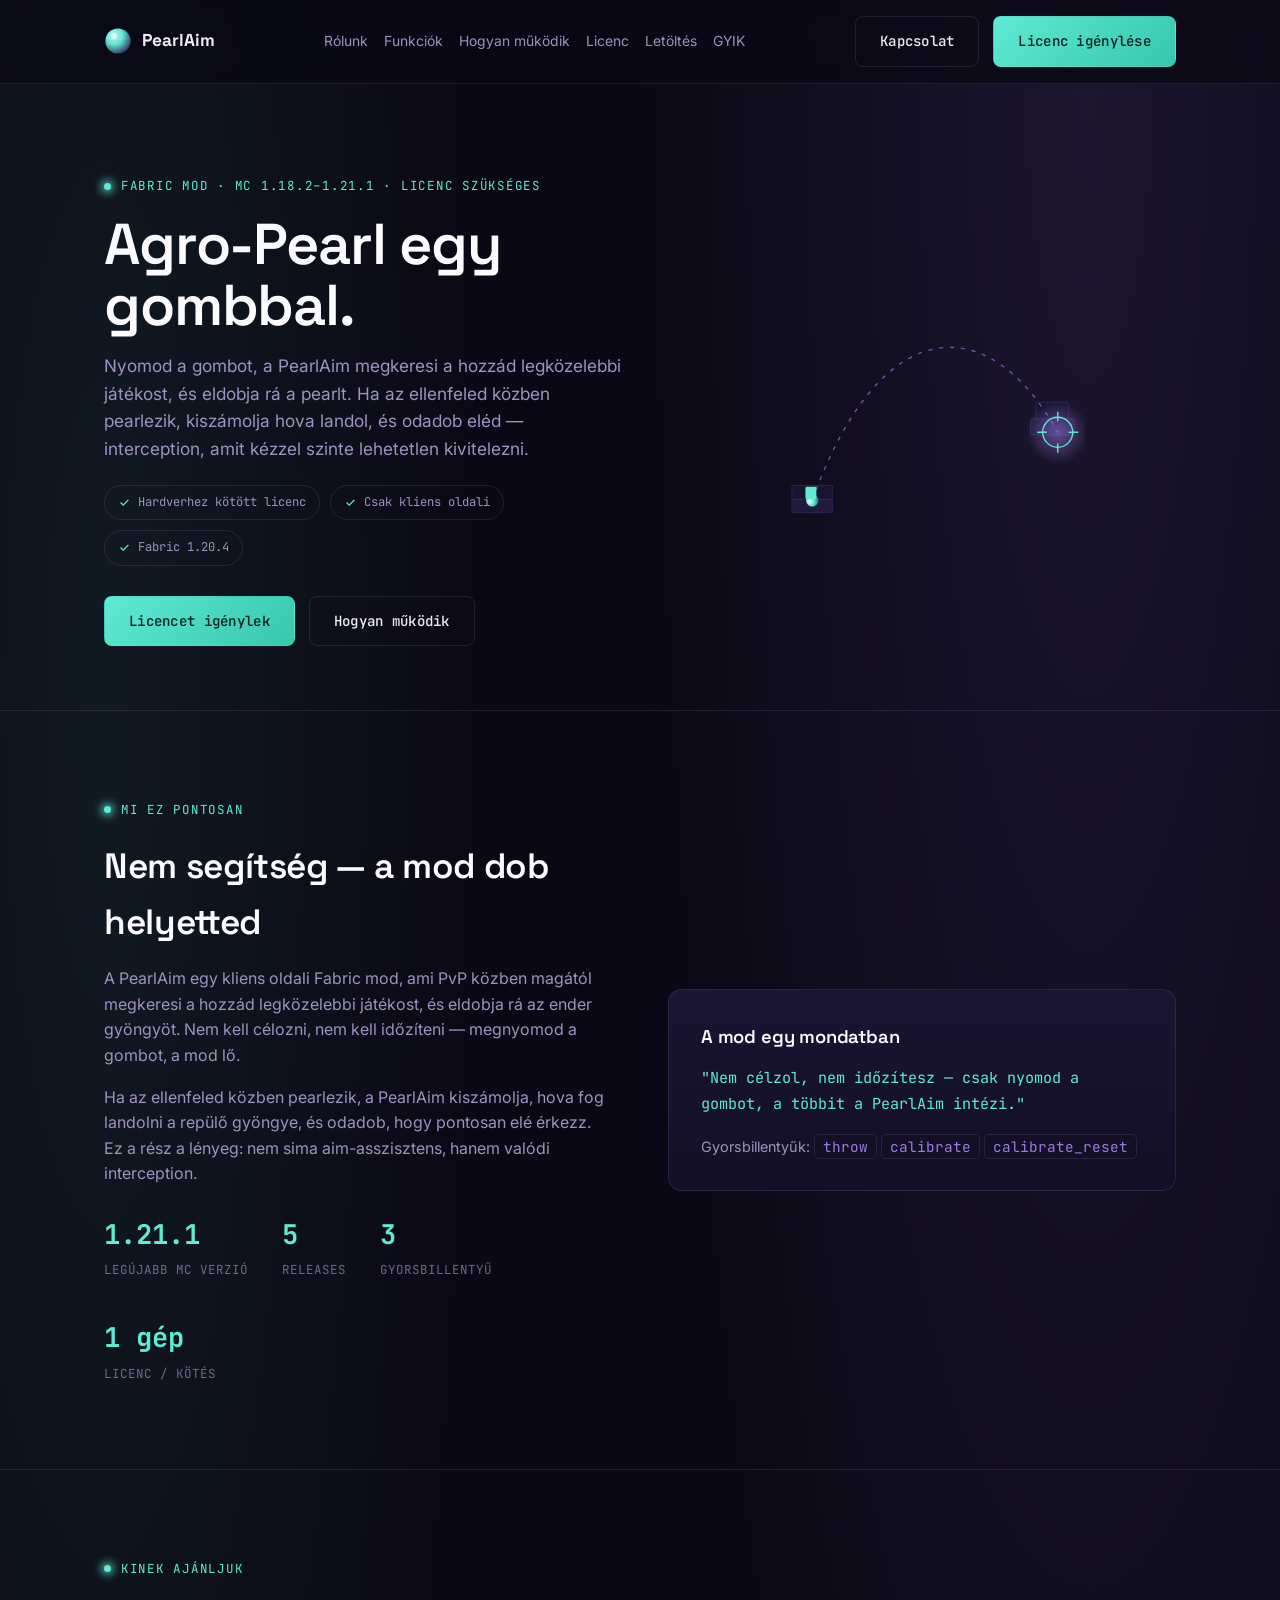
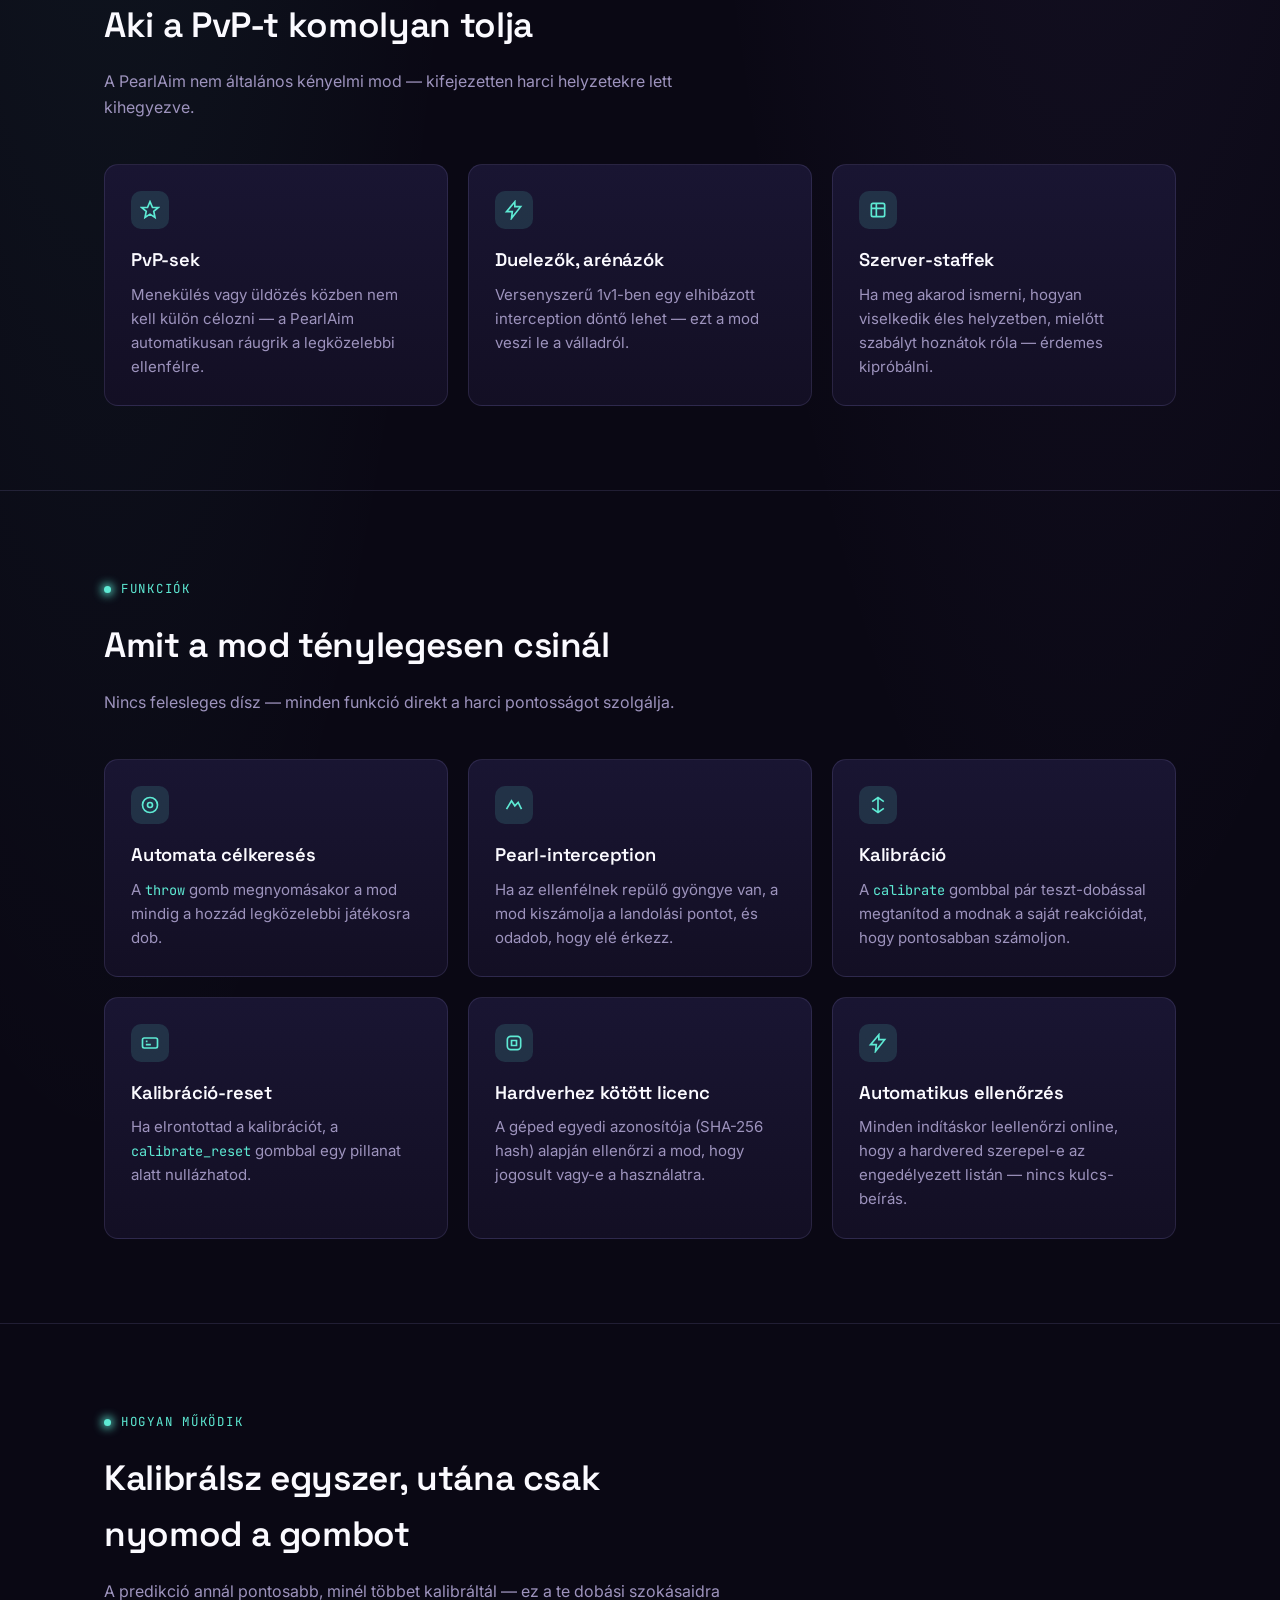
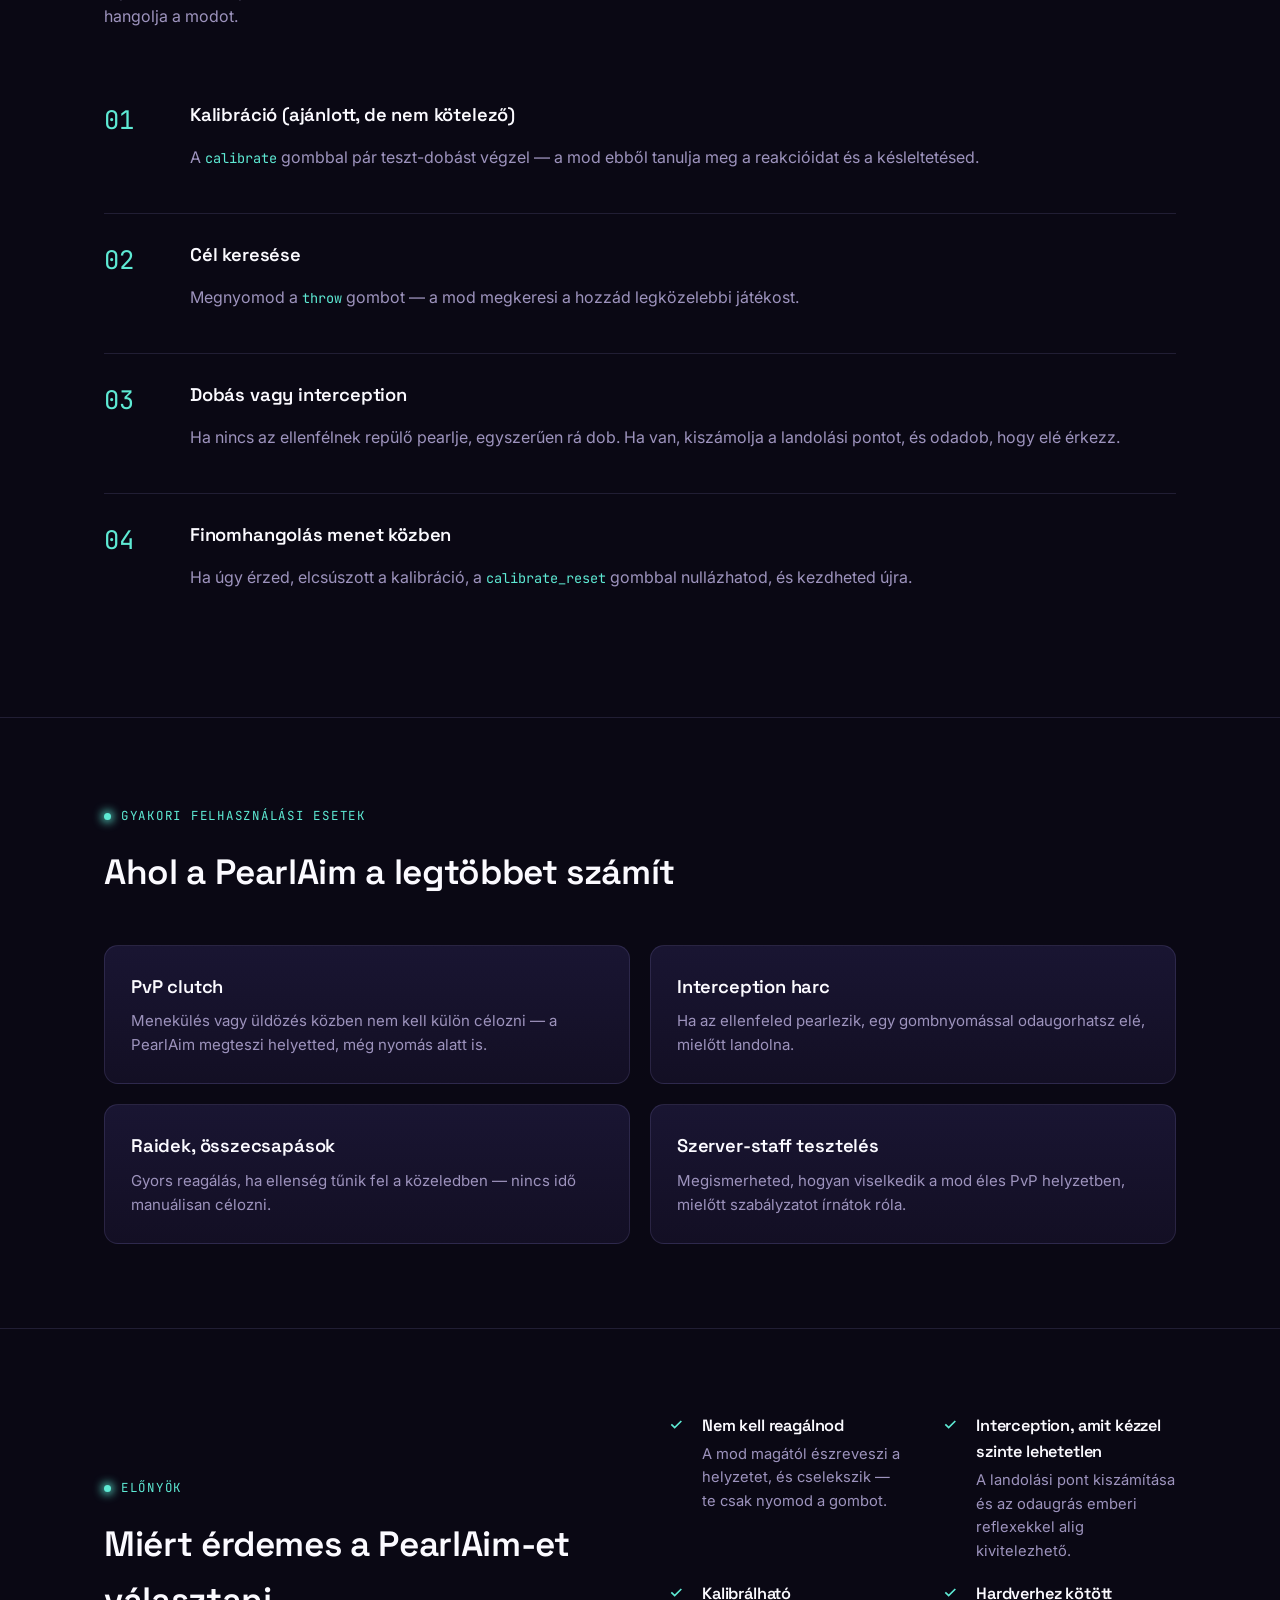
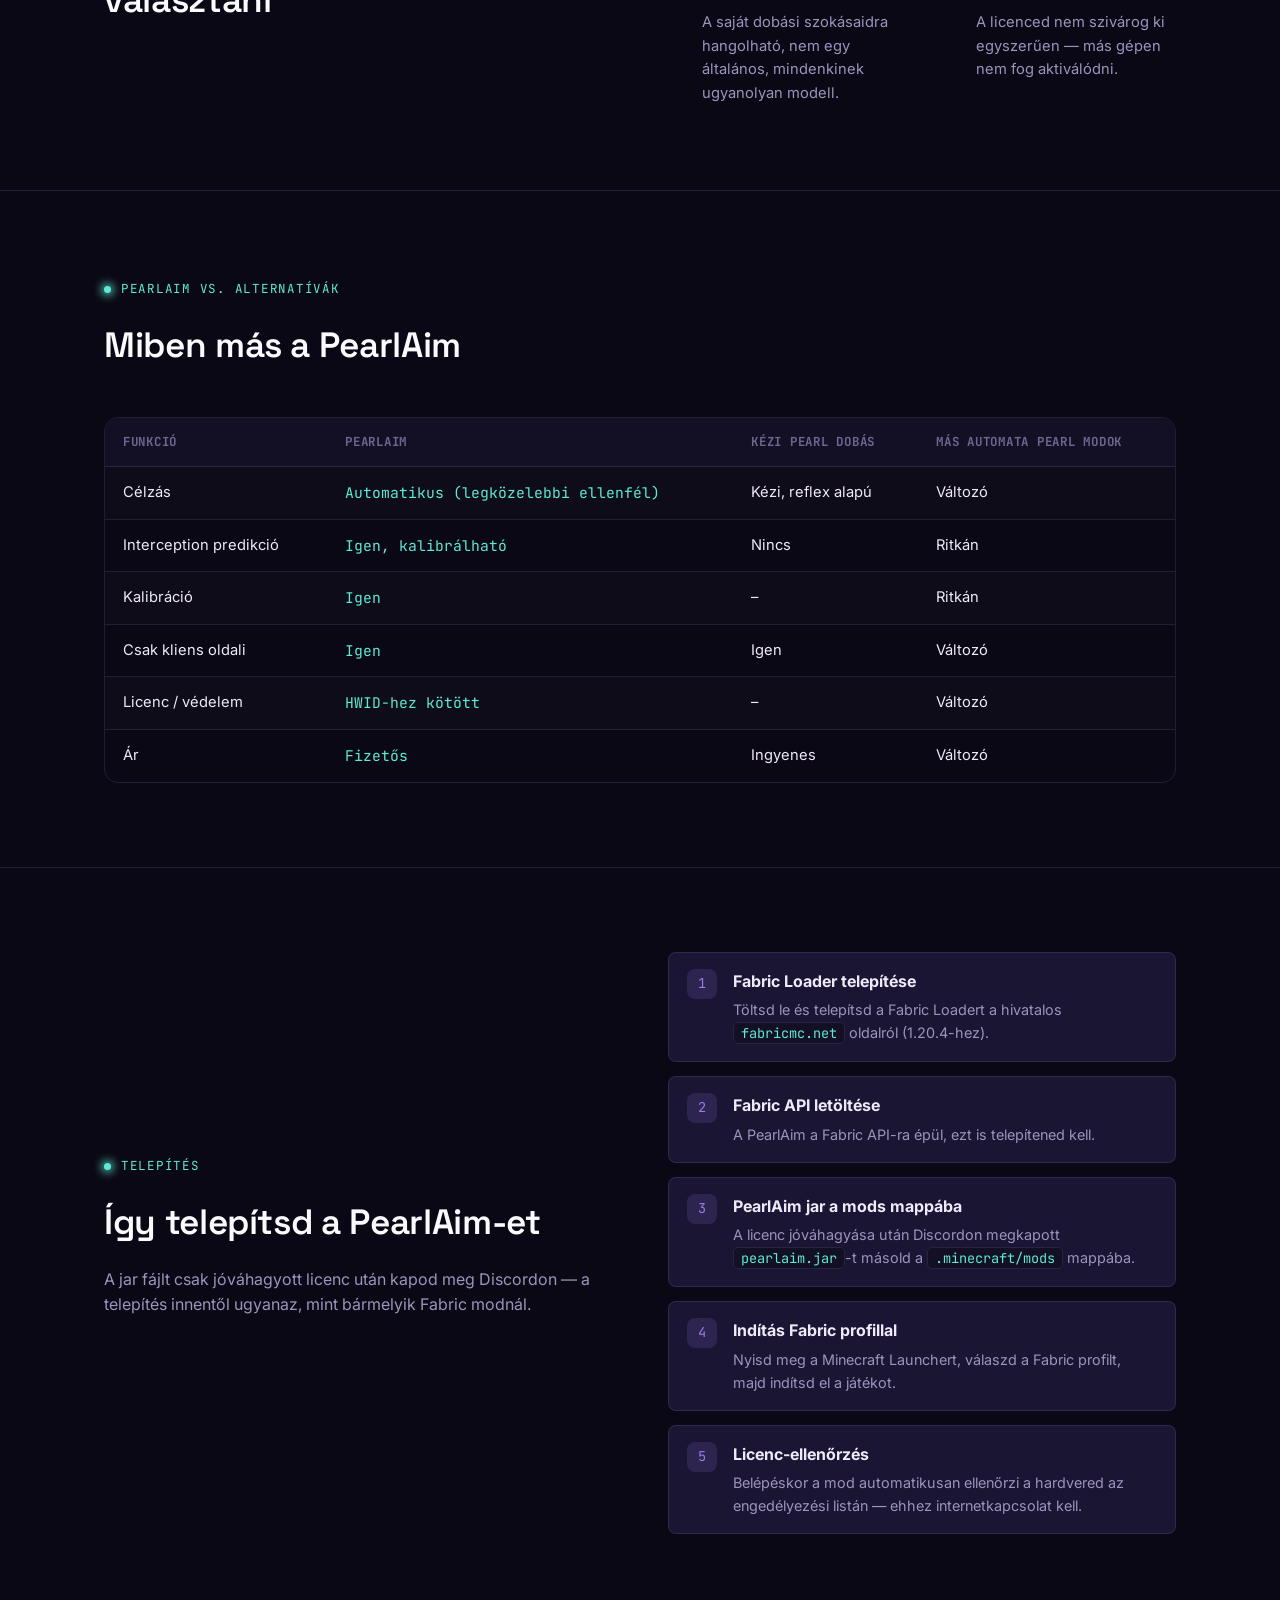
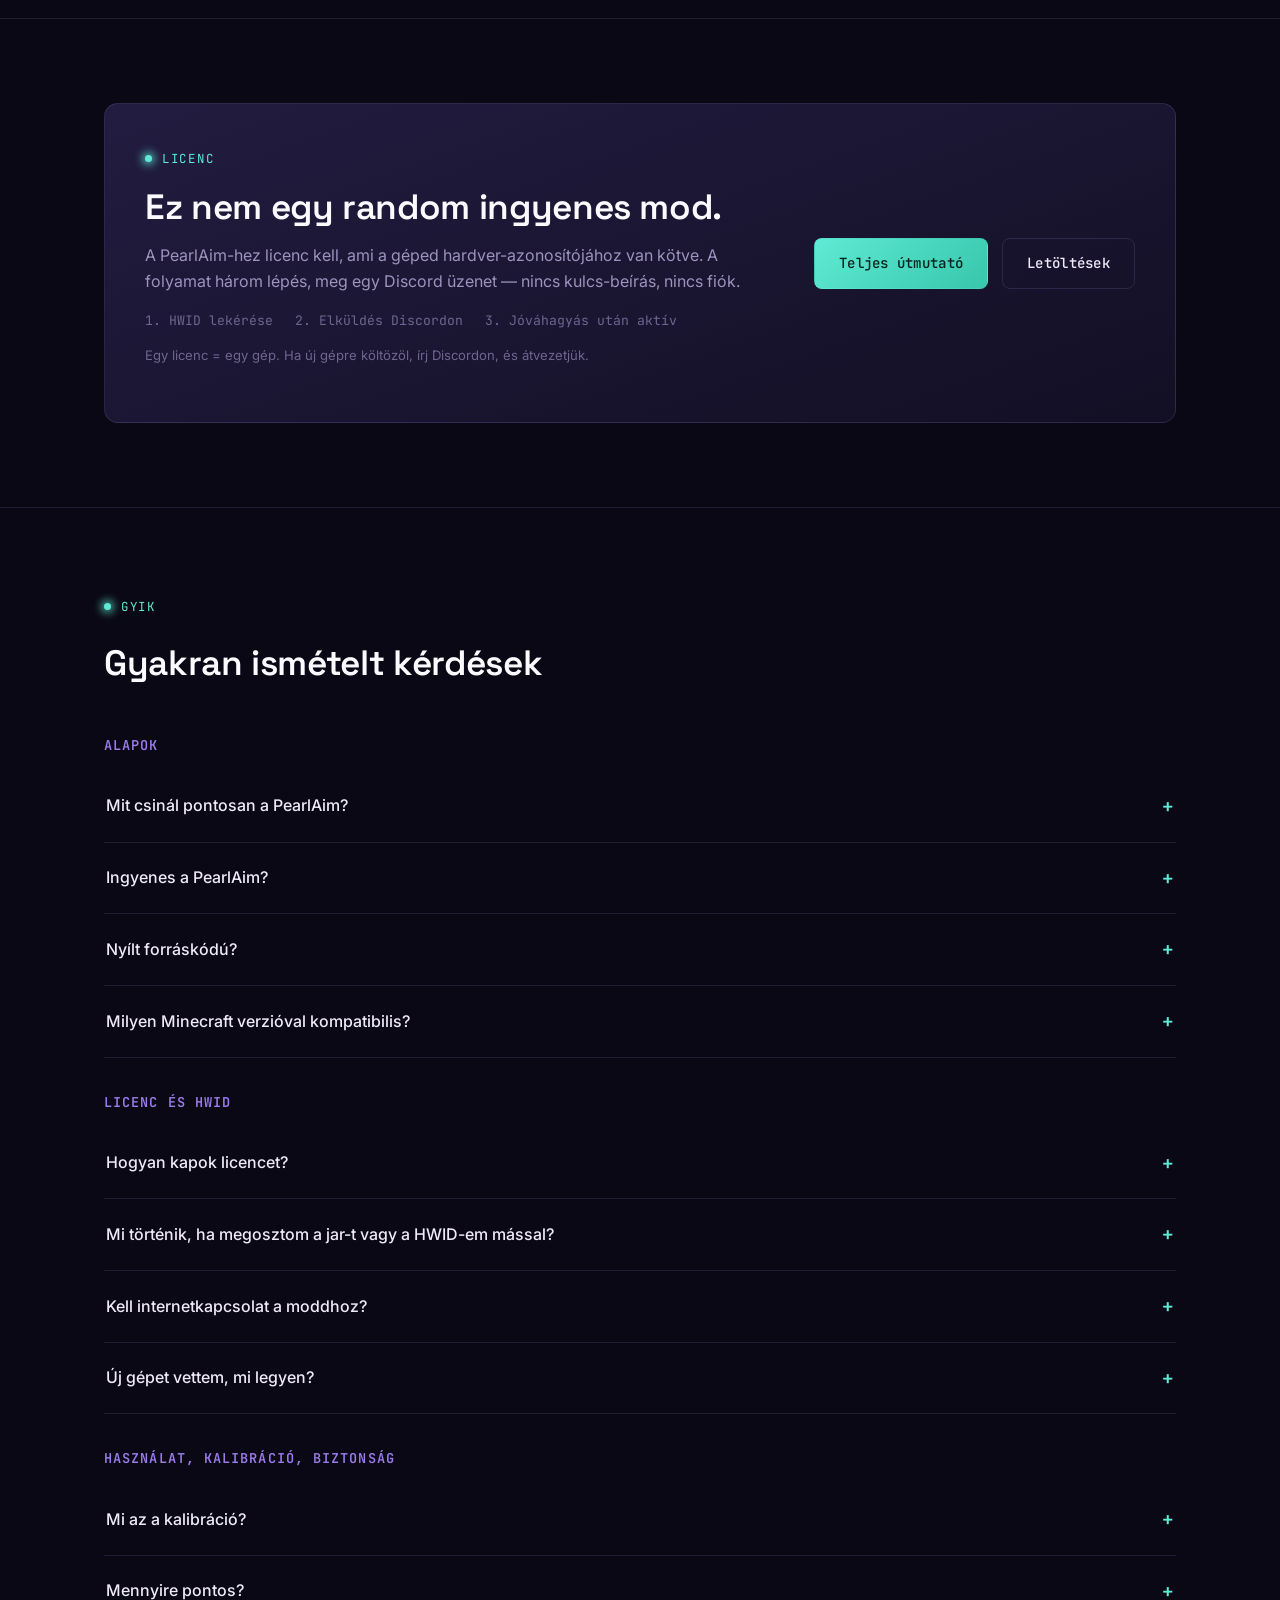
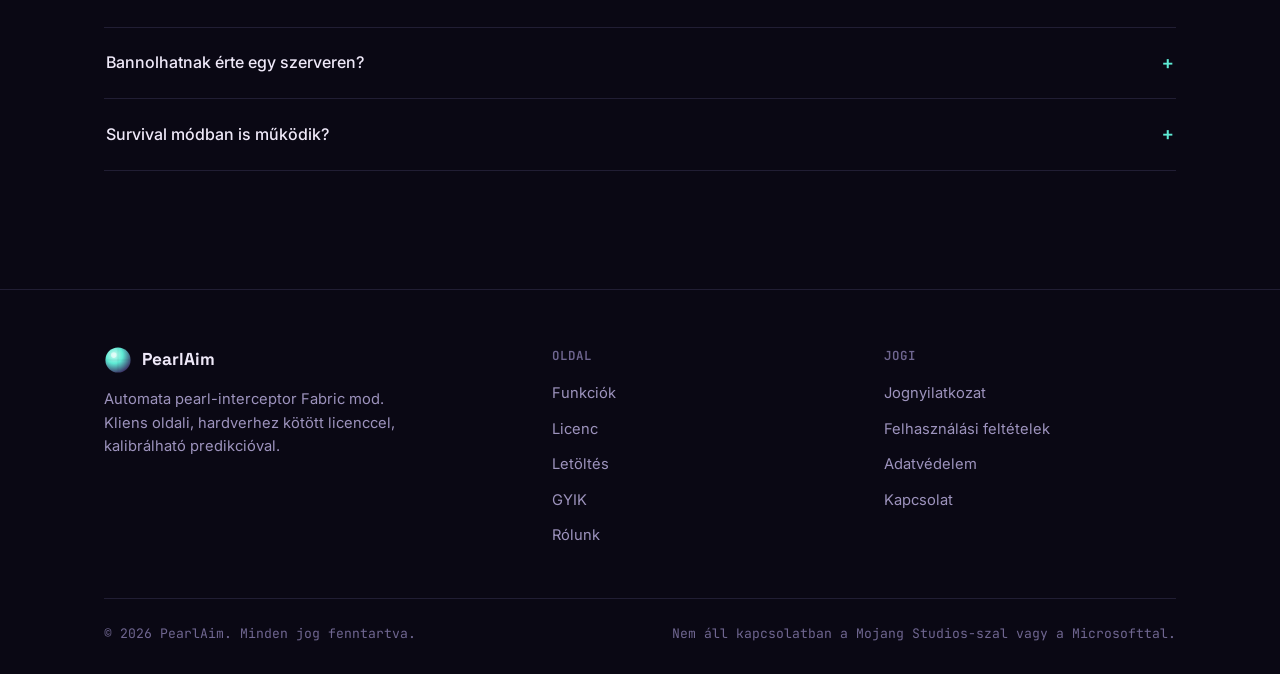
<file: index.html>
<!DOCTYPE html>
<html lang="hu">
<head>
<meta charset="UTF-8">
<meta name="viewport" content="width=device-width, initial-scale=1">
<title>PearlAim – Automata pearl-interceptor Fabric mod (licencköteles)</title>
<meta name="description" content="A PearlAim automatikusan a legközelebbi játékosra dobja az ender gyöngyöt, és kiszámolja az ellenfél repülő pearljének landolását. Fabric 1.20.4, hardverhez kötött licenccel.">
<link rel="icon" type="image/svg+xml" href="assets/favicon.svg">
<link rel="preconnect" href="https://fonts.googleapis.com">
<link rel="preconnect" href="https://fonts.gstatic.com" crossorigin>
<link href="https://fonts.googleapis.com/css2?family=Space+Grotesk:wght@500;600;700&family=Inter:wght@400;500;600&family=JetBrains+Mono:wght@400;500&display=swap" rel="stylesheet">
<link rel="stylesheet" href="css/style.css">
</head>
<body>

<header class="site-header">
  <nav class="nav">
    <a class="brand" href="index.html">
      <img src="assets/logo.svg" alt="" width="28" height="28">
      PearlAim
    </a>
    <button class="nav-toggle" aria-label="Menü megnyitása" aria-expanded="false">
      <svg width="18" height="18" viewBox="0 0 24 24" fill="none" stroke="currentColor" stroke-width="2"><path d="M3 6h18M3 12h18M3 18h18"/></svg>
    </button>
        <ul class="nav-links">
      <li><a href="index.html#mi-ez">Rólunk</a></li>
      <li><a href="index.html#funkciok">Funkciók</a></li>
      <li><a href="index.html#hogyan">Hogyan működik</a></li>
      <li><a href="licenc.html">Licenc</a></li>
      <li><a href="letoltes.html">Letöltés</a></li>
      <li><a href="index.html#gyik">GYIK</a></li>
    </ul>
    <div class="nav-cta">
      <a class="btn btn-ghost" href="contact.html">Kapcsolat</a>
      <a class="btn btn-primary" href="licenc.html">Licenc igénylése</a>
    </div>
  </nav>
</header>

<main>

  <!-- HERO -->
  <section class="hero">
    <div class="container hero-grid">
      <div>
        <span class="eyebrow">Fabric mod · MC 1.18.2–1.21.1 · Licenc szükséges</span>
        <h1>Agro-Pearl egy gombbal.</h1>
        <p style="font-size:1.08rem; max-width:520px;">Nyomod a gombot, a PearlAim megkeresi a hozzád legközelebbi játékost, és eldobja rá a pearlt. Ha az ellenfeled közben pearlezik, kiszámolja hova landol, és odadob eléd — interception, amit kézzel szinte lehetetlen kivitelezni.</p>
        <div class="hero-badges">
          <span class="badge"><svg viewBox="0 0 20 20" fill="none" stroke="currentColor" stroke-width="2"><path d="M4 10l4 4 8-8"/></svg>Hardverhez kötött licenc</span>
          <span class="badge"><svg viewBox="0 0 20 20" fill="none" stroke="currentColor" stroke-width="2"><path d="M4 10l4 4 8-8"/></svg>Csak kliens oldali</span>
          <span class="badge"><svg viewBox="0 0 20 20" fill="none" stroke="currentColor" stroke-width="2"><path d="M4 10l4 4 8-8"/></svg>Fabric 1.20.4</span>
        </div>
        <div class="hero-ctas">
          <a class="btn btn-primary" href="licenc.html">Licencet igénylek</a>
          <a class="btn btn-ghost" href="#hogyan">Hogyan működik</a>
        </div>
      </div>

      <div class="hero-visual" aria-hidden="true">
        <svg viewBox="0 0 440 360" xmlns="http://www.w3.org/2000/svg">
          <defs>
            <radialGradient id="targetGlow" cx="50%" cy="50%" r="50%">
              <stop offset="0%" stop-color="#9b7bea" stop-opacity="0.55"/>
              <stop offset="100%" stop-color="#9b7bea" stop-opacity="0"/>
            </radialGradient>
            <radialGradient id="pearlBody" cx="35%" cy="30%" r="70%">
              <stop offset="0%" stop-color="#e9fffb"/>
              <stop offset="55%" stop-color="#5eead4"/>
              <stop offset="100%" stop-color="#1c8f7c"/>
            </radialGradient>
          </defs>

          <g opacity="0.9">
            <rect x="10" y="318" width="60" height="20" rx="2" fill="#221c40" stroke="#3a3160"/>
            <rect x="10" y="298" width="60" height="20" rx="2" fill="#191532" stroke="#3a3160"/>
          </g>
          <g opacity="0.95">
            <rect x="360" y="200" width="64" height="24" rx="2" fill="#221c40" stroke="#3a3160"/>
            <rect x="368" y="176" width="48" height="24" rx="2" fill="#191532" stroke="#3a3160"/>
          </g>

          <path class="trajectory-line" d="M 40 320 C 140 40, 300 40, 400 220" stroke="#9b7bea" stroke-width="2" fill="none" opacity="0.65"/>

          <circle cx="400" cy="220" r="46" fill="url(#targetGlow)"/>
          <g class="reticle">
            <circle cx="400" cy="220" r="22" fill="none" stroke="#5eead4" stroke-width="2"/>
            <path d="M400 190v14M400 236v14M370 220h14M416 220h14" stroke="#5eead4" stroke-width="2"/>
          </g>

          <circle class="pearl-dot" r="9" fill="url(#pearlBody)"/>

          <rect x="30" y="300" width="16" height="18" rx="2" fill="#5eead4"/>
        </svg>
      </div>
    </div>
  </section>

  <!-- WHAT IS -->
  <section class="section" id="mi-ez">
    <div class="container split">
      <div>
        <span class="eyebrow">Mi ez pontosan</span>
        <h2>Nem segítség — a mod dob helyetted</h2>
        <p>A PearlAim egy kliens oldali Fabric mod, ami PvP közben magától megkeresi a hozzád legközelebbi játékost, és eldobja rá az ender gyöngyöt. Nem kell célozni, nem kell időzíteni — megnyomod a gombot, a mod lő.</p>
        <p>Ha az ellenfeled közben pearlezik, a PearlAim kiszámolja, hova fog landolni a repülő gyöngye, és odadob, hogy pontosan elé érkezz. Ez a rész a lényeg: nem sima aim-asszisztens, hanem valódi interception.</p>
        <div class="stat-strip">
          <div><strong>1.21.1</strong><span>Legújabb MC verzió</span></div>
          <div><strong>5</strong><span>Releases</span></div>
          <div><strong>3</strong><span>Gyorsbillentyű</span></div>
          <div><strong>1 gép</strong><span>Licenc / kötés</span></div>
        </div>
      </div>
      <div class="card" style="padding:32px;">
        <h3 style="margin-bottom:14px;">A mod egy mondatban</h3>
        <p style="font-family:var(--font-mono); font-size:0.95rem; color:var(--pearl-teal); line-height:1.7;">"Nem célzol, nem időzítesz — csak nyomod a gombot, a többit a PearlAim intézi."</p>
        <p style="margin-top:18px; font-size:0.9rem;">Gyorsbillentyűk: <code style="font-family:var(--font-mono); background:var(--void-soft); border:1px solid var(--line); padding:2px 8px; border-radius:5px; color:var(--pearl-violet);">throw</code> <code style="font-family:var(--font-mono); background:var(--void-soft); border:1px solid var(--line); padding:2px 8px; border-radius:5px; color:var(--pearl-violet);">calibrate</code> <code style="font-family:var(--font-mono); background:var(--void-soft); border:1px solid var(--line); padding:2px 8px; border-radius:5px; color:var(--pearl-violet);">calibrate_reset</code></p>
      </div>
    </div>
  </section>

  <!-- WHO SHOULD USE -->
  <section class="section" id="kinek">
    <div class="container">
      <div class="section-head">
        <span class="eyebrow">Kinek ajánljuk</span>
        <h2>Aki a PvP-t komolyan tolja</h2>
        <p>A PearlAim nem általános kényelmi mod — kifejezetten harci helyzetekre lett kihegyezve.</p>
      </div>
      <div class="grid-3">
        <div class="card">
          <div class="icon"><svg width="20" height="20" viewBox="0 0 24 24" fill="none" stroke="currentColor" stroke-width="2"><path d="M12 2l3 7h7l-5.5 4.5L18 21l-6-4-6 4 1.5-7.5L2 9h7z"/></svg></div>
          <h3>PvP-sek</h3>
          <p>Menekülés vagy üldözés közben nem kell külön célozni — a PearlAim automatikusan ráugrik a legközelebbi ellenfélre.</p>
        </div>
        <div class="card">
          <div class="icon"><svg width="20" height="20" viewBox="0 0 24 24" fill="none" stroke="currentColor" stroke-width="2"><path d="M13 2L3 14h7l-1 8 11-14h-7z"/></svg></div>
          <h3>Duelezők, arénázók</h3>
          <p>Versenyszerű 1v1-ben egy elhibázott interception döntő lehet — ezt a mod veszi le a válladról.</p>
        </div>
        <div class="card">
          <div class="icon"><svg width="20" height="20" viewBox="0 0 24 24" fill="none" stroke="currentColor" stroke-width="2"><rect x="4" y="4" width="16" height="16" rx="2"/><path d="M4 10h16M10 4v16"/></svg></div>
          <h3>Szerver-staffek</h3>
          <p>Ha meg akarod ismerni, hogyan viselkedik éles helyzetben, mielőtt szabályt hoznátok róla — érdemes kipróbálni.</p>
        </div>
      </div>
    </div>
  </section>

  <!-- FEATURES -->
  <section class="section" id="funkciok">
    <div class="container">
      <div class="section-head">
        <span class="eyebrow">Funkciók</span>
        <h2>Amit a mod ténylegesen csinál</h2>
        <p>Nincs felesleges dísz — minden funkció direkt a harci pontosságot szolgálja.</p>
      </div>
      <div class="grid-3">
        <div class="card">
          <div class="icon"><svg width="20" height="20" viewBox="0 0 24 24" fill="none" stroke="currentColor" stroke-width="2"><circle cx="12" cy="12" r="3"/><circle cx="12" cy="12" r="9"/></svg></div>
          <h3>Automata célkeresés</h3>
          <p>A <code style="font-family:var(--font-mono); font-size:0.85rem; color:var(--pearl-teal);">throw</code> gomb megnyomásakor a mod mindig a hozzád legközelebbi játékosra dob.</p>
        </div>
        <div class="card">
          <div class="icon"><svg width="20" height="20" viewBox="0 0 24 24" fill="none" stroke="currentColor" stroke-width="2"><path d="M3 17l6-10 4 6 4-4 4 8"/></svg></div>
          <h3>Pearl-interception</h3>
          <p>Ha az ellenfélnek repülő gyöngye van, a mod kiszámolja a landolási pontot, és odadob, hogy elé érkezz.</p>
        </div>
        <div class="card">
          <div class="icon"><svg width="20" height="20" viewBox="0 0 24 24" fill="none" stroke="currentColor" stroke-width="2"><path d="M12 3v18M5 8l7-5 7 5M5 16l7 5 7-5"/></svg></div>
          <h3>Kalibráció</h3>
          <p>A <code style="font-family:var(--font-mono); font-size:0.85rem; color:var(--pearl-teal);">calibrate</code> gombbal pár teszt-dobással megtanítod a modnak a saját reakcióidat, hogy pontosabban számoljon.</p>
        </div>
        <div class="card">
          <div class="icon"><svg width="20" height="20" viewBox="0 0 24 24" fill="none" stroke="currentColor" stroke-width="2"><rect x="3" y="6" width="18" height="12" rx="2"/><path d="M7 10h2M7 14h6"/></svg></div>
          <h3>Kalibráció-reset</h3>
          <p>Ha elrontottad a kalibrációt, a <code style="font-family:var(--font-mono); font-size:0.85rem; color:var(--pearl-teal);">calibrate_reset</code> gombbal egy pillanat alatt nullázhatod.</p>
        </div>
        <div class="card">
          <div class="icon"><svg width="20" height="20" viewBox="0 0 24 24" fill="none" stroke="currentColor" stroke-width="2"><rect x="4" y="4" width="16" height="16" rx="4"/><path d="M9 9h6v6H9z"/></svg></div>
          <h3>Hardverhez kötött licenc</h3>
          <p>A géped egyedi azonosítója (SHA-256 hash) alapján ellenőrzi a mod, hogy jogosult vagy-e a használatra.</p>
        </div>
        <div class="card">
          <div class="icon"><svg width="20" height="20" viewBox="0 0 24 24" fill="none" stroke="currentColor" stroke-width="2"><path d="M13 2L3 14h7l-1 8 11-14h-7z"/></svg></div>
          <h3>Automatikus ellenőrzés</h3>
          <p>Minden indításkor leellenőrzi online, hogy a hardvered szerepel-e az engedélyezett listán — nincs kulcs-beírás.</p>
        </div>
      </div>
    </div>
  </section>

  <!-- HOW IT WORKS -->
  <section class="section" id="hogyan">
    <div class="container">
      <div class="section-head">
        <span class="eyebrow">Hogyan működik</span>
        <h2>Kalibrálsz egyszer, utána csak nyomod a gombot</h2>
        <p>A predikció annál pontosabb, minél többet kalibráltál — ez a te dobási szokásaidra hangolja a modot.</p>
      </div>
      <div class="steps">
        <div class="step">
          <div class="step-num"></div>
          <div>
            <h3>Kalibráció (ajánlott, de nem kötelező)</h3>
            <p>A <code style="font-family:var(--font-mono); font-size:0.85rem; color:var(--pearl-teal);">calibrate</code> gombbal pár teszt-dobást végzel — a mod ebből tanulja meg a reakcióidat és a késleltetésed.</p>
          </div>
        </div>
        <div class="step">
          <div class="step-num"></div>
          <div>
            <h3>Cél keresése</h3>
            <p>Megnyomod a <code style="font-family:var(--font-mono); font-size:0.85rem; color:var(--pearl-teal);">throw</code> gombot — a mod megkeresi a hozzád legközelebbi játékost.</p>
          </div>
        </div>
        <div class="step">
          <div class="step-num"></div>
          <div>
            <h3>Dobás vagy interception</h3>
            <p>Ha nincs az ellenfélnek repülő pearlje, egyszerűen rá dob. Ha van, kiszámolja a landolási pontot, és odadob, hogy elé érkezz.</p>
          </div>
        </div>
        <div class="step">
          <div class="step-num"></div>
          <div>
            <h3>Finomhangolás menet közben</h3>
            <p>Ha úgy érzed, elcsúszott a kalibráció, a <code style="font-family:var(--font-mono); font-size:0.85rem; color:var(--pearl-teal);">calibrate_reset</code> gombbal nullázhatod, és kezdheted újra.</p>
          </div>
        </div>
      </div>
    </div>
  </section>

  <!-- USE CASES -->
  <section class="section" id="felhasznalas">
    <div class="container">
      <div class="section-head">
        <span class="eyebrow">Gyakori felhasználási esetek</span>
        <h2>Ahol a PearlAim a legtöbbet számít</h2>
      </div>
      <div class="grid-2">
        <div class="card">
          <h3>PvP clutch</h3>
          <p>Menekülés vagy üldözés közben nem kell külön célozni — a PearlAim megteszi helyetted, még nyomás alatt is.</p>
        </div>
        <div class="card">
          <h3>Interception harc</h3>
          <p>Ha az ellenfeled pearlezik, egy gombnyomással odaugorhatsz elé, mielőtt landolna.</p>
        </div>
        <div class="card">
          <h3>Raidek, összecsapások</h3>
          <p>Gyors reagálás, ha ellenség tűnik fel a közeledben — nincs idő manuálisan célozni.</p>
        </div>
        <div class="card">
          <h3>Szerver-staff tesztelés</h3>
          <p>Megismerheted, hogyan viselkedik a mod éles PvP helyzetben, mielőtt szabályzatot írnátok róla.</p>
        </div>
      </div>
    </div>
  </section>

  <!-- ADVANTAGES -->
  <section class="section" id="elonyok">
    <div class="container split">
      <div>
        <span class="eyebrow">Előnyök</span>
        <h2>Miért érdemes a PearlAim-et választani</h2>
      </div>
      <div class="adv-list">
        <div class="adv-item">
          <svg viewBox="0 0 24 24" fill="none" stroke="currentColor" stroke-width="2"><path d="M4 10l4 4 8-8"/></svg>
          <div><h3>Nem kell reagálnod</h3><p>A mod magától észreveszi a helyzetet, és cselekszik — te csak nyomod a gombot.</p></div>
        </div>
        <div class="adv-item">
          <svg viewBox="0 0 24 24" fill="none" stroke="currentColor" stroke-width="2"><path d="M4 10l4 4 8-8"/></svg>
          <div><h3>Interception, amit kézzel szinte lehetetlen</h3><p>A landolási pont kiszámítása és az odaugrás emberi reflexekkel alig kivitelezhető.</p></div>
        </div>
        <div class="adv-item">
          <svg viewBox="0 0 24 24" fill="none" stroke="currentColor" stroke-width="2"><path d="M4 10l4 4 8-8"/></svg>
          <div><h3>Kalibrálható</h3><p>A saját dobási szokásaidra hangolható, nem egy általános, mindenkinek ugyanolyan modell.</p></div>
        </div>
        <div class="adv-item">
          <svg viewBox="0 0 24 24" fill="none" stroke="currentColor" stroke-width="2"><path d="M4 10l4 4 8-8"/></svg>
          <div><h3>Hardverhez kötött</h3><p>A licenced nem szivárog ki egyszerűen — más gépen nem fog aktiválódni.</p></div>
        </div>
      </div>
    </div>
  </section>

  <!-- COMPARISON -->
  <section class="section">
    <div class="container">
      <div class="section-head">
        <span class="eyebrow">PearlAim vs. alternatívák</span>
        <h2>Miben más a PearlAim</h2>
      </div>
      <div class="table-wrap">
        <table>
          <thead>
            <tr><th>Funkció</th><th>PearlAim</th><th>Kézi pearl dobás</th><th>Más automata pearl modok</th></tr>
          </thead>
          <tbody>
            <tr><td>Célzás</td><td class="hl">Automatikus (legközelebbi ellenfél)</td><td>Kézi, reflex alapú</td><td>Változó</td></tr>
            <tr><td>Interception predikció</td><td class="hl">Igen, kalibrálható</td><td>Nincs</td><td>Ritkán</td></tr>
            <tr><td>Kalibráció</td><td class="hl">Igen</td><td>–</td><td>Ritkán</td></tr>
            <tr><td>Csak kliens oldali</td><td class="hl">Igen</td><td>Igen</td><td>Változó</td></tr>
            <tr><td>Licenc / védelem</td><td class="hl">HWID-hez kötött</td><td>–</td><td>Változó</td></tr>
            <tr><td>Ár</td><td class="hl">Fizetős</td><td>Ingyenes</td><td>Változó</td></tr>
          </tbody>
        </table>
      </div>
    </div>
  </section>

  <!-- INSTALL -->
  <section class="section">
    <div class="container split">
      <div>
        <span class="eyebrow">Telepítés</span>
        <h2>Így telepítsd a PearlAim-et</h2>
        <p>A jar fájlt csak jóváhagyott licenc után kapod meg Discordon — a telepítés innentől ugyanaz, mint bármelyik Fabric modnál.</p>
      </div>
      <div class="install-steps">
        <div class="install-step"><div><strong>Fabric Loader telepítése</strong><p style="margin:4px 0 0; font-size:0.9rem;">Töltsd le és telepítsd a Fabric Loadert a hivatalos <code>fabricmc.net</code> oldalról (1.20.4-hez).</p></div></div>
        <div class="install-step"><div><strong>Fabric API letöltése</strong><p style="margin:4px 0 0; font-size:0.9rem;">A PearlAim a Fabric API-ra épül, ezt is telepítened kell.</p></div></div>
        <div class="install-step"><div><strong>PearlAim jar a mods mappába</strong><p style="margin:4px 0 0; font-size:0.9rem;">A licenc jóváhagyása után Discordon megkapott <code>pearlaim.jar</code>-t másold a <code>.minecraft/mods</code> mappába.</p></div></div>
        <div class="install-step"><div><strong>Indítás Fabric profillal</strong><p style="margin:4px 0 0; font-size:0.9rem;">Nyisd meg a Minecraft Launchert, válaszd a Fabric profilt, majd indítsd el a játékot.</p></div></div>
        <div class="install-step"><div><strong>Licenc-ellenőrzés</strong><p style="margin:4px 0 0; font-size:0.9rem;">Belépéskor a mod automatikusan ellenőrzi a hardvered az engedélyezési listán — ehhez internetkapcsolat kell.</p></div></div>
      </div>
    </div>
  </section>

  <!-- LICENSE TEASER -->
  <section class="section" id="licenc">
    <div class="container">
      <div class="download-card">
        <div>
          <span class="eyebrow" style="margin-bottom:10px;">Licenc</span>
          <h2 style="margin-bottom:8px;">Ez nem egy random ingyenes mod.</h2>
          <p style="margin:0;">A PearlAim-hez licenc kell, ami a géped hardver-azonosítójához van kötve. A folyamat három lépés, meg egy Discord üzenet — nincs kulcs-beírás, nincs fiók.</p>
          <div class="download-meta">
            <span>1. HWID lekérése</span>
            <span>2. Elküldés Discordon</span>
            <span>3. Jóváhagyás után aktív</span>
          </div>
          <p class="download-note">Egy licenc = egy gép. Ha új gépre költözöl, írj Discordon, és átvezetjük.</p>
        </div>
        <div class="hero-ctas">
          <a class="btn btn-primary" href="licenc.html">Teljes útmutató</a>
          <a class="btn btn-ghost" href="letoltes.html">Letöltések</a>
        </div>
      </div>
    </div>
  </section>

  <!-- FAQ -->
  <section class="section" id="gyik">
    <div class="container">
      <div class="section-head">
        <span class="eyebrow">GYIK</span>
        <h2>Gyakran ismételt kérdések</h2>
      </div>

      <div class="faq-group">
        <h3>Alapok</h3>
        <details class="faq-item">
          <summary>Mit csinál pontosan a PearlAim?</summary>
          <div class="faq-a">Automatikusan a hozzád legközelebbi játékosra dobja az ender gyöngyöt. Ha az ellenfélnek repülő pearlje van, kiszámolja a landolást, és odadob, hogy elé érkezz.</div>
        </details>
        <details class="faq-item">
          <summary>Ingyenes a PearlAim?</summary>
          <div class="faq-a">Nem. Fizetős, hardverhez kötött licenc szükséges hozzá. Az árról és a részletekről Discordon egyeztetünk: @bence_szasz.</div>
        </details>
        <details class="faq-item">
          <summary>Nyílt forráskódú?</summary>
          <div class="faq-a">Nem, a mod forráskódja zárt.</div>
        </details>
        <details class="faq-item">
          <summary>Milyen Minecraft verzióval kompatibilis?</summary>
          <div class="faq-a">A PearlAim elérhető Fabric 1.18.2, 1.19.4, 1.20.1, 1.20.4 és 1.21.1 verziókhoz. A letöltések a <a href="letoltes.html" style="color:var(--pearl-teal);">Letöltés</a> oldalon érhetők el.</div>
        </details>
      </div>

      <div class="faq-group">
        <h3>Licenc és HWID</h3>
        <details class="faq-item">
          <summary>Hogyan kapok licencet?</summary>
          <div class="faq-a">Letöltöd a <code style="font-family:var(--font-mono);">get-hwid.bat</code> szkriptet, lefuttatod, majd az így kapott kódot elküldöd Discordon: @bence_szasz. Jóváhagyás után a hardvered felkerül az engedélyezett listára.</div>
        </details>
        <details class="faq-item">
          <summary>Mi történik, ha megosztom a jar-t vagy a HWID-em mással?</summary>
          <div class="faq-a">A licenc egy géphez van kötve. Más gépen a mod nem fog aktiválódni, mivel minden indításkor leellenőrzi a hardver-azonosítót az engedélyezett listával szemben.</div>
        </details>
        <details class="faq-item">
          <summary>Kell internetkapcsolat a moddhoz?</summary>
          <div class="faq-a">Igen, mert a mod indításkor online ellenőrzi, hogy a hardvered szerepel-e az engedélyezett listán.</div>
        </details>
        <details class="faq-item">
          <summary>Új gépet vettem, mi legyen?</summary>
          <div class="faq-a">Írj Discordon, és átvezetjük a licencedet az új hardver-azonosítóra.</div>
        </details>
      </div>

      <div class="faq-group">
        <h3>Használat, kalibráció, biztonság</h3>
        <details class="faq-item">
          <summary>Mi az a kalibráció?</summary>
          <div class="faq-a">A <code style="font-family:var(--font-mono);">calibrate</code> gombbal pár teszt-dobással megtanítod a modnak a saját reakcióidat és késleltetésed, hogy pontosabban számolja ki az interception pontot.</div>
        </details>
        <details class="faq-item">
          <summary>Mennyire pontos?</summary>
          <div class="faq-a">A pontosság a kalibrációtól függ — minél többet kalibrálsz, annál kisebb a predikciós hiba.</div>
        </details>
        <details class="faq-item">
          <summary>Bannolhatnak érte egy szerveren?</summary>
          <div class="faq-a">Igen, méghozzá nagy eséllyel. Mivel a mod automatikusan dob helyetted PvP közben, a legtöbb versenyszerű vagy anti-cheattal védett szerveren egyértelműen tiltott kategóriába esik. Csak olyan helyen használd, ahol ez megengedett, vagy saját/baráti szerveren.</div>
        </details>
        <details class="faq-item">
          <summary>Survival módban is működik?</summary>
          <div class="faq-a">Igen, bárhol működik, ahol ender gyöngyöt lehet dobni és van másik játékos a közelben.</div>
        </details>
      </div>
    </div>
  </section>

</main>

<footer class="site-footer">
  <div class="container">
    <div class="footer-grid">
      <div>
        <a class="brand" href="index.html" style="margin-bottom:14px; display:inline-flex;">
          <img src="assets/logo.svg" alt="" width="26" height="26">
          PearlAim
        </a>
        <p style="max-width:320px; font-size:0.92rem;">Automata pearl-interceptor Fabric mod. Kliens oldali, hardverhez kötött licenccel, kalibrálható predikcióval.</p>
      </div>
      <div>
        <h4>Oldal</h4>
        <ul>
          <li><a href="index.html#funkciok">Funkciók</a></li>
          <li><a href="licenc.html">Licenc</a></li>
          <li><a href="letoltes.html">Letöltés</a></li>
          <li><a href="index.html#gyik">GYIK</a></li>
          <li><a href="about.html">Rólunk</a></li>
        </ul>
      </div>
      <div>
        <h4>Jogi</h4>
        <ul>
          <li><a href="disclaimer.html">Jognyilatkozat</a></li>
          <li><a href="terms.html">Felhasználási feltételek</a></li>
          <li><a href="privacy.html">Adatvédelem</a></li>
          <li><a href="contact.html">Kapcsolat</a></li>
        </ul>
      </div>
    </div>
    <div class="footer-bottom">
      <span>© 2026 PearlAim. Minden jog fenntartva.</span>
      <span>Nem áll kapcsolatban a Mojang Studios-szal vagy a Microsofttal.</span>
    </div>
  </div>
</footer>

<script src="js/main.js"></script>
</body>
</html>
</file>
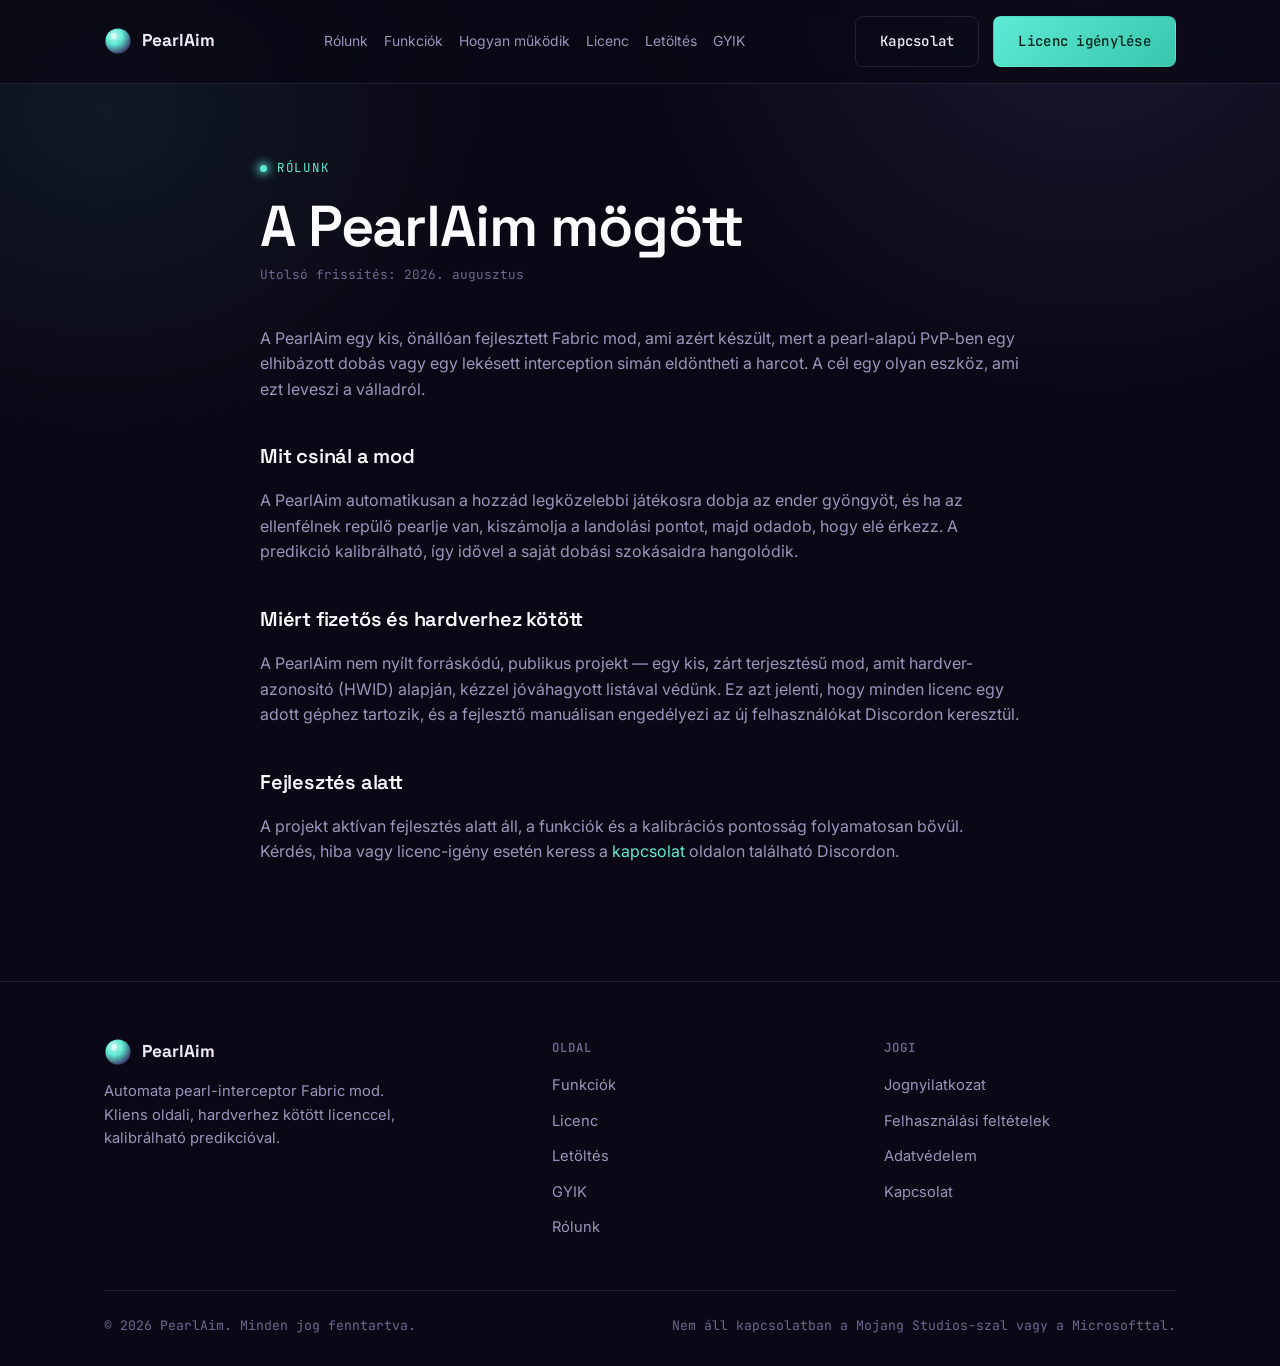
<file: about.html>
<!DOCTYPE html>
<html lang="hu">
<head>
<meta charset="UTF-8">
<meta name="viewport" content="width=device-width, initial-scale=1">
<title>Rólunk – PearlAim</title>
<meta name="description" content="Ismerd meg a PearlAim mögött álló projektet: miért készült, és mit érdemes tudni róla.">
<link rel="icon" type="image/svg+xml" href="assets/favicon.svg">
<link rel="preconnect" href="https://fonts.googleapis.com">
<link rel="preconnect" href="https://fonts.gstatic.com" crossorigin>
<link href="https://fonts.googleapis.com/css2?family=Space+Grotesk:wght@500;600;700&family=Inter:wght@400;500;600&family=JetBrains+Mono:wght@400;500&display=swap" rel="stylesheet">
<link rel="stylesheet" href="css/style.css">
</head>
<body>

<header class="site-header">
  <nav class="nav">
    <a class="brand" href="index.html">
      <img src="assets/logo.svg" alt="" width="28" height="28">
      PearlAim
    </a>
    <button class="nav-toggle" aria-label="Menü megnyitása" aria-expanded="false">
      <svg width="18" height="18" viewBox="0 0 24 24" fill="none" stroke="currentColor" stroke-width="2"><path d="M3 6h18M3 12h18M3 18h18"/></svg>
    </button>
        <ul class="nav-links">
      <li><a href="index.html#mi-ez">Rólunk</a></li>
      <li><a href="index.html#funkciok">Funkciók</a></li>
      <li><a href="index.html#hogyan">Hogyan működik</a></li>
      <li><a href="licenc.html">Licenc</a></li>
      <li><a href="letoltes.html">Letöltés</a></li>
      <li><a href="index.html#gyik">GYIK</a></li>
    </ul>
    <div class="nav-cta">
      <a class="btn btn-ghost" href="contact.html">Kapcsolat</a>
      <a class="btn btn-primary" href="licenc.html">Licenc igénylése</a>
    </div>
  </nav>
</header>

<main>
  <section class="legal">
    <span class="eyebrow">Rólunk</span>
    <h1>A PearlAim mögött</h1>
    <p class="updated">Utolsó frissítés: 2026. augusztus</p>

    <p>A PearlAim egy kis, önállóan fejlesztett Fabric mod, ami azért készült, mert a pearl-alapú PvP-ben egy elhibázott dobás vagy egy lekésett interception simán eldöntheti a harcot. A cél egy olyan eszköz, ami ezt leveszi a válladról.</p>

    <h2>Mit csinál a mod</h2>
    <p>A PearlAim automatikusan a hozzád legközelebbi játékosra dobja az ender gyöngyöt, és ha az ellenfélnek repülő pearlje van, kiszámolja a landolási pontot, majd odadob, hogy elé érkezz. A predikció kalibrálható, így idővel a saját dobási szokásaidra hangolódik.</p>

    <h2>Miért fizetős és hardverhez kötött</h2>
    <p>A PearlAim nem nyílt forráskódú, publikus projekt — egy kis, zárt terjesztésű mod, amit hardver-azonosító (HWID) alapján, kézzel jóváhagyott listával védünk. Ez azt jelenti, hogy minden licenc egy adott géphez tartozik, és a fejlesztő manuálisan engedélyezi az új felhasználókat Discordon keresztül.</p>

    <h2>Fejlesztés alatt</h2>
    <p>A projekt aktívan fejlesztés alatt áll, a funkciók és a kalibrációs pontosság folyamatosan bővül. Kérdés, hiba vagy licenc-igény esetén keress a <a href="contact.html" style="color:var(--pearl-teal);">kapcsolat</a> oldalon található Discordon.</p>
  </section>
</main>

<footer class="site-footer">
  <div class="container">
    <div class="footer-grid">
      <div>
        <a class="brand" href="index.html" style="margin-bottom:14px; display:inline-flex;">
          <img src="assets/logo.svg" alt="" width="26" height="26">
          PearlAim
        </a>
        <p style="max-width:320px; font-size:0.92rem;">Automata pearl-interceptor Fabric mod. Kliens oldali, hardverhez kötött licenccel, kalibrálható predikcióval.</p>
      </div>
      <div>
        <h4>Oldal</h4>
        <ul>
          <li><a href="index.html#funkciok">Funkciók</a></li>
          <li><a href="licenc.html">Licenc</a></li>
      <li><a href="letoltes.html">Letöltés</a></li>
          <li><a href="index.html#gyik">GYIK</a></li>
          <li><a href="about.html">Rólunk</a></li>
        </ul>
      </div>
      <div>
        <h4>Jogi</h4>
        <ul>
          <li><a href="disclaimer.html">Jognyilatkozat</a></li>
          <li><a href="terms.html">Felhasználási feltételek</a></li>
          <li><a href="privacy.html">Adatvédelem</a></li>
          <li><a href="contact.html">Kapcsolat</a></li>
        </ul>
      </div>
    </div>
    <div class="footer-bottom">
      <span>© 2026 PearlAim. Minden jog fenntartva.</span>
      <span>Nem áll kapcsolatban a Mojang Studios-szal vagy a Microsofttal.</span>
    </div>
  </div>
</footer>

<script src="js/main.js"></script>
</body>
</html>
</file>
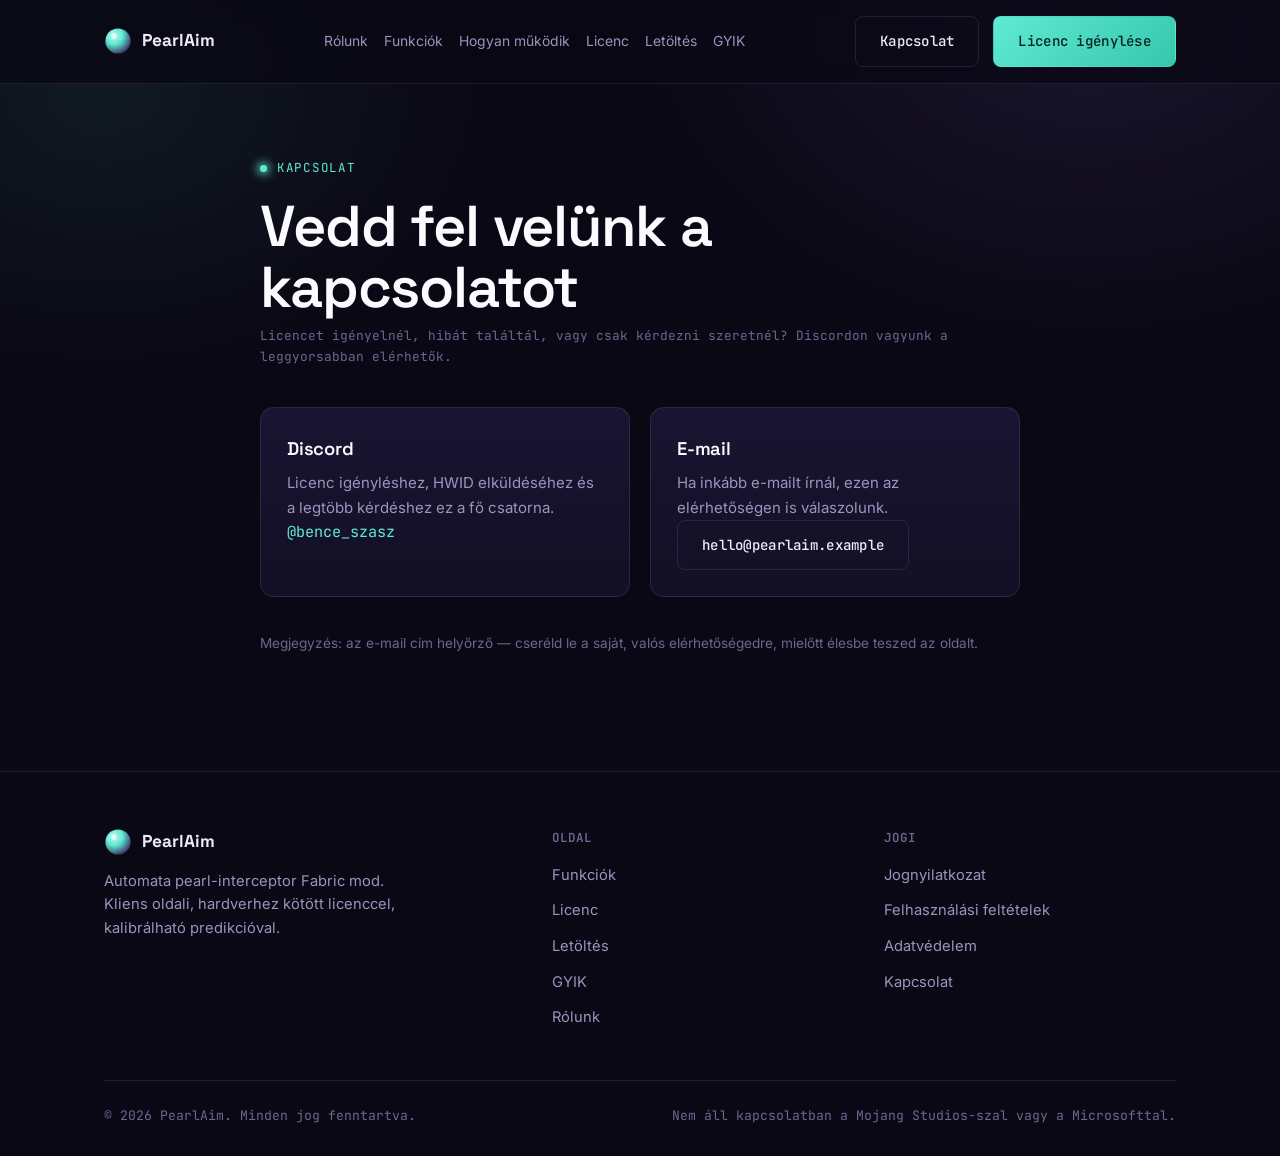
<file: contact.html>
<!DOCTYPE html>
<html lang="hu">
<head>
<meta charset="UTF-8">
<meta name="viewport" content="width=device-width, initial-scale=1">
<title>Kapcsolat – PearlAim</title>
<meta name="description" content="Vedd fel velünk a kapcsolatot licenc igényléshez, hibajelentéshez vagy kérdéshez.">
<link rel="icon" type="image/svg+xml" href="assets/favicon.svg">
<link rel="preconnect" href="https://fonts.googleapis.com">
<link rel="preconnect" href="https://fonts.gstatic.com" crossorigin>
<link href="https://fonts.googleapis.com/css2?family=Space+Grotesk:wght@500;600;700&family=Inter:wght@400;500;600&family=JetBrains+Mono:wght@400;500&display=swap" rel="stylesheet">
<link rel="stylesheet" href="css/style.css">
</head>
<body>

<header class="site-header">
  <nav class="nav">
    <a class="brand" href="index.html">
      <img src="assets/logo.svg" alt="" width="28" height="28">
      PearlAim
    </a>
    <button class="nav-toggle" aria-label="Menü megnyitása" aria-expanded="false">
      <svg width="18" height="18" viewBox="0 0 24 24" fill="none" stroke="currentColor" stroke-width="2"><path d="M3 6h18M3 12h18M3 18h18"/></svg>
    </button>
        <ul class="nav-links">
      <li><a href="index.html#mi-ez">Rólunk</a></li>
      <li><a href="index.html#funkciok">Funkciók</a></li>
      <li><a href="index.html#hogyan">Hogyan működik</a></li>
      <li><a href="licenc.html">Licenc</a></li>
      <li><a href="letoltes.html">Letöltés</a></li>
      <li><a href="index.html#gyik">GYIK</a></li>
    </ul>
    <div class="nav-cta">
      <a class="btn btn-ghost" href="contact.html">Kapcsolat</a>
      <a class="btn btn-primary" href="licenc.html">Licenc igénylése</a>
    </div>
  </nav>
</header>

<main>
  <section class="legal">
    <span class="eyebrow">Kapcsolat</span>
    <h1>Vedd fel velünk a kapcsolatot</h1>
    <p class="updated">Licencet igényelnél, hibát találtál, vagy csak kérdezni szeretnél? Discordon vagyunk a leggyorsabban elérhetők.</p>

    <div class="grid-2" style="margin-top:30px;">
      <div class="card">
        <h3>Discord</h3>
        <p>Licenc igényléshez, HWID elküldéséhez és a legtöbb kérdéshez ez a fő csatorna.</p>
        <p style="font-family:var(--font-mono); font-size:0.95rem; color:var(--pearl-teal); margin:0;">@bence_szasz</p>
      </div>
      <div class="card">
        <h3>E-mail</h3>
        <p>Ha inkább e-mailt írnál, ezen az elérhetőségen is válaszolunk.</p>
        <a class="btn btn-ghost" href="mailto:hello@pearlaim.example">hello@pearlaim.example</a>
      </div>
    </div>

    <p style="margin-top:36px; font-size:0.85rem; color:var(--muted-2);">Megjegyzés: az e-mail cím helyőrző — cseréld le a saját, valós elérhetőségedre, mielőtt élesbe teszed az oldalt.</p>
  </section>
</main>

<footer class="site-footer">
  <div class="container">
    <div class="footer-grid">
      <div>
        <a class="brand" href="index.html" style="margin-bottom:14px; display:inline-flex;">
          <img src="assets/logo.svg" alt="" width="26" height="26">
          PearlAim
        </a>
        <p style="max-width:320px; font-size:0.92rem;">Automata pearl-interceptor Fabric mod. Kliens oldali, hardverhez kötött licenccel, kalibrálható predikcióval.</p>
      </div>
      <div>
        <h4>Oldal</h4>
        <ul>
          <li><a href="index.html#funkciok">Funkciók</a></li>
          <li><a href="licenc.html">Licenc</a></li>
      <li><a href="letoltes.html">Letöltés</a></li>
          <li><a href="index.html#gyik">GYIK</a></li>
          <li><a href="about.html">Rólunk</a></li>
        </ul>
      </div>
      <div>
        <h4>Jogi</h4>
        <ul>
          <li><a href="disclaimer.html">Jognyilatkozat</a></li>
          <li><a href="terms.html">Felhasználási feltételek</a></li>
          <li><a href="privacy.html">Adatvédelem</a></li>
          <li><a href="contact.html">Kapcsolat</a></li>
        </ul>
      </div>
    </div>
    <div class="footer-bottom">
      <span>© 2026 PearlAim. Minden jog fenntartva.</span>
      <span>Nem áll kapcsolatban a Mojang Studios-szal vagy a Microsofttal.</span>
    </div>
  </div>
</footer>

<script src="js/main.js"></script>
</body>
</html>
</file>
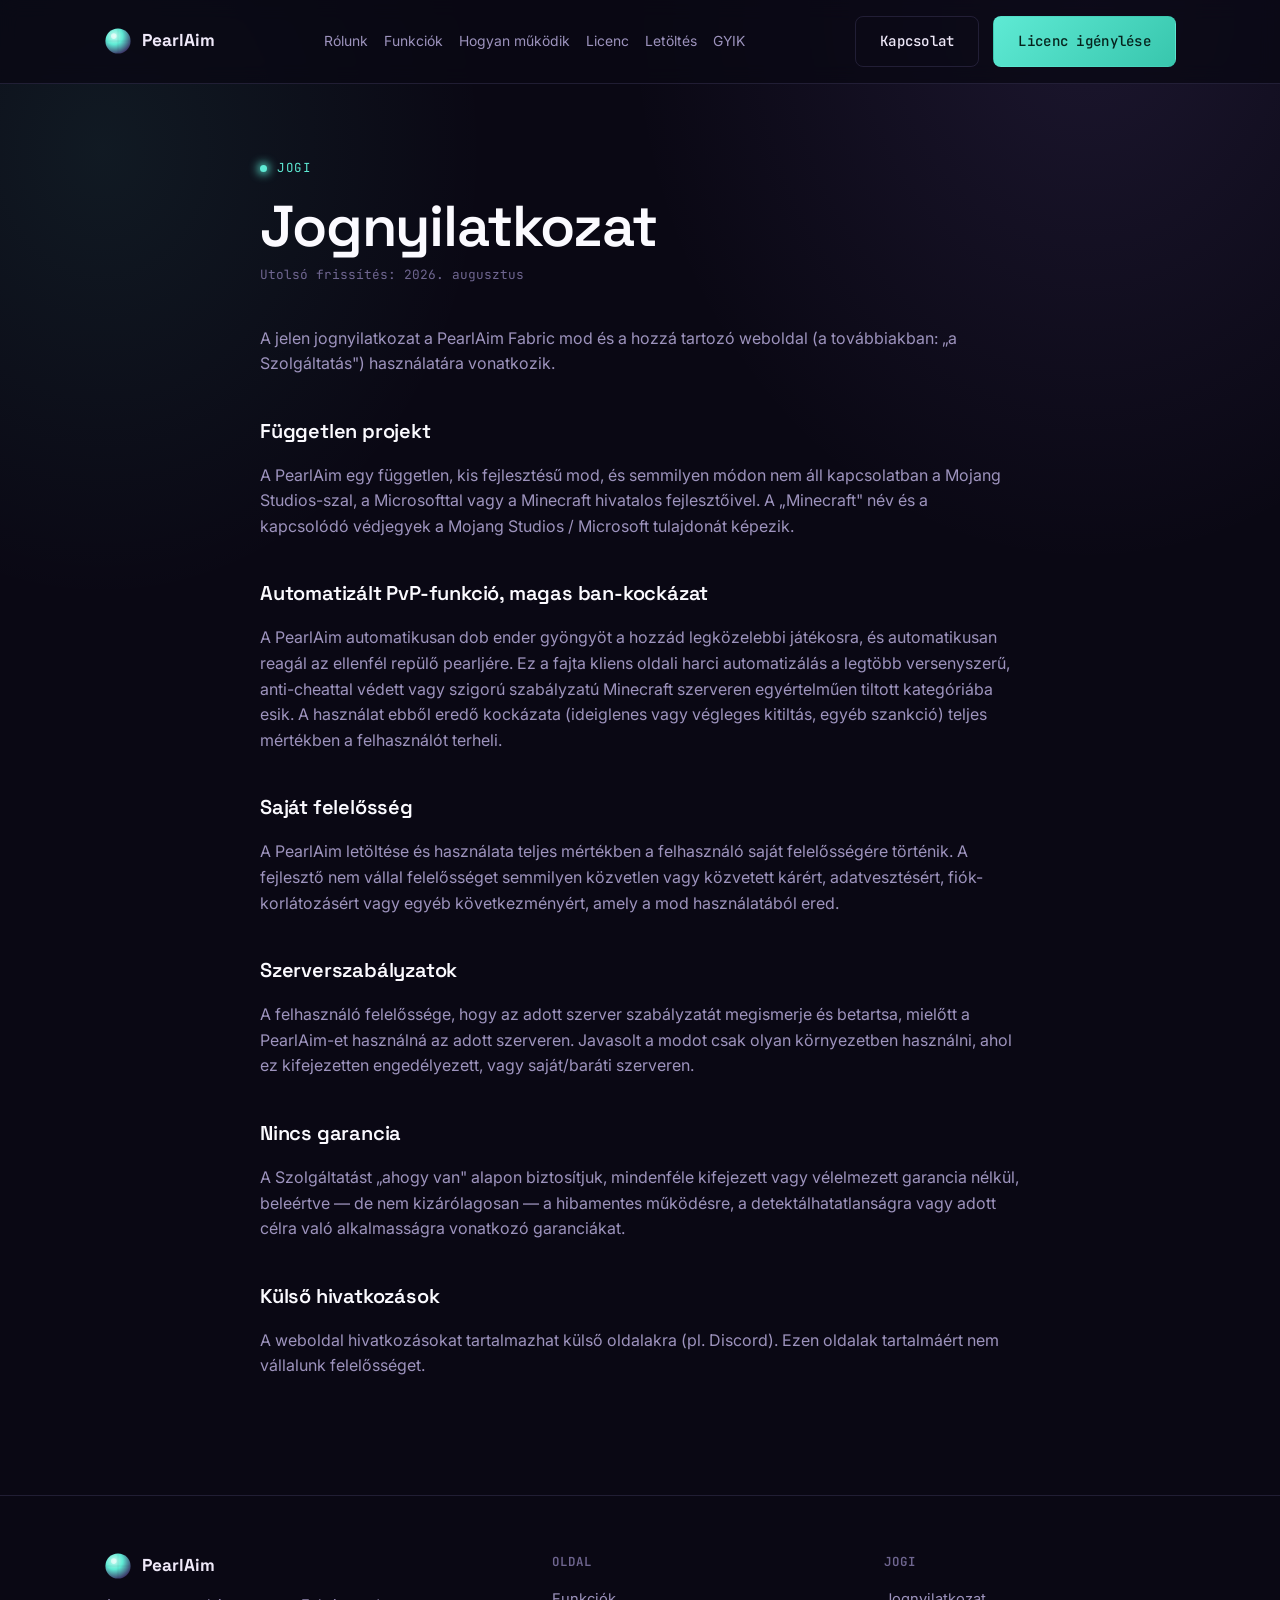
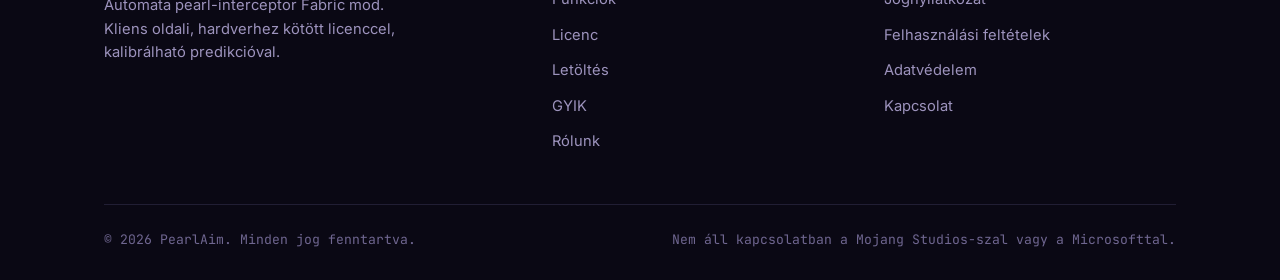
<file: disclaimer.html>
<!DOCTYPE html>
<html lang="hu">
<head>
<meta charset="UTF-8">
<meta name="viewport" content="width=device-width, initial-scale=1">
<title>Jognyilatkozat – PearlAim</title>
<meta name="description" content="PearlAim jognyilatkozat: a mod független projekt, automatizált PvP-funkciókkal, használata saját felelősségre történik.">
<link rel="icon" type="image/svg+xml" href="assets/favicon.svg">
<link rel="preconnect" href="https://fonts.googleapis.com">
<link rel="preconnect" href="https://fonts.gstatic.com" crossorigin>
<link href="https://fonts.googleapis.com/css2?family=Space+Grotesk:wght@500;600;700&family=Inter:wght@400;500;600&family=JetBrains+Mono:wght@400;500&display=swap" rel="stylesheet">
<link rel="stylesheet" href="css/style.css">
</head>
<body>

<header class="site-header">
  <nav class="nav">
    <a class="brand" href="index.html">
      <img src="assets/logo.svg" alt="" width="28" height="28">
      PearlAim
    </a>
    <button class="nav-toggle" aria-label="Menü megnyitása" aria-expanded="false">
      <svg width="18" height="18" viewBox="0 0 24 24" fill="none" stroke="currentColor" stroke-width="2"><path d="M3 6h18M3 12h18M3 18h18"/></svg>
    </button>
        <ul class="nav-links">
      <li><a href="index.html#mi-ez">Rólunk</a></li>
      <li><a href="index.html#funkciok">Funkciók</a></li>
      <li><a href="index.html#hogyan">Hogyan működik</a></li>
      <li><a href="licenc.html">Licenc</a></li>
      <li><a href="letoltes.html">Letöltés</a></li>
      <li><a href="index.html#gyik">GYIK</a></li>
    </ul>
    <div class="nav-cta">
      <a class="btn btn-ghost" href="contact.html">Kapcsolat</a>
      <a class="btn btn-primary" href="licenc.html">Licenc igénylése</a>
    </div>
  </nav>
</header>

<main>
  <section class="legal">
    <span class="eyebrow">Jogi</span>
    <h1>Jognyilatkozat</h1>
    <p class="updated">Utolsó frissítés: 2026. augusztus</p>

    <p>A jelen jognyilatkozat a PearlAim Fabric mod és a hozzá tartozó weboldal (a továbbiakban: „a Szolgáltatás") használatára vonatkozik.</p>

    <h2>Független projekt</h2>
    <p>A PearlAim egy független, kis fejlesztésű mod, és semmilyen módon nem áll kapcsolatban a Mojang Studios-szal, a Microsofttal vagy a Minecraft hivatalos fejlesztőivel. A „Minecraft" név és a kapcsolódó védjegyek a Mojang Studios / Microsoft tulajdonát képezik.</p>

    <h2>Automatizált PvP-funkció, magas ban-kockázat</h2>
    <p>A PearlAim automatikusan dob ender gyöngyöt a hozzád legközelebbi játékosra, és automatikusan reagál az ellenfél repülő pearljére. Ez a fajta kliens oldali harci automatizálás a legtöbb versenyszerű, anti-cheattal védett vagy szigorú szabályzatú Minecraft szerveren egyértelműen tiltott kategóriába esik. A használat ebből eredő kockázata (ideiglenes vagy végleges kitiltás, egyéb szankció) teljes mértékben a felhasználót terheli.</p>

    <h2>Saját felelősség</h2>
    <p>A PearlAim letöltése és használata teljes mértékben a felhasználó saját felelősségére történik. A fejlesztő nem vállal felelősséget semmilyen közvetlen vagy közvetett kárért, adatvesztésért, fiók-korlátozásért vagy egyéb következményért, amely a mod használatából ered.</p>

    <h2>Szerverszabályzatok</h2>
    <p>A felhasználó felelőssége, hogy az adott szerver szabályzatát megismerje és betartsa, mielőtt a PearlAim-et használná az adott szerveren. Javasolt a modot csak olyan környezetben használni, ahol ez kifejezetten engedélyezett, vagy saját/baráti szerveren.</p>

    <h2>Nincs garancia</h2>
    <p>A Szolgáltatást „ahogy van" alapon biztosítjuk, mindenféle kifejezett vagy vélelmezett garancia nélkül, beleértve — de nem kizárólagosan — a hibamentes működésre, a detektálhatatlanságra vagy adott célra való alkalmasságra vonatkozó garanciákat.</p>

    <h2>Külső hivatkozások</h2>
    <p>A weboldal hivatkozásokat tartalmazhat külső oldalakra (pl. Discord). Ezen oldalak tartalmáért nem vállalunk felelősséget.</p>
  </section>
</main>

<footer class="site-footer">
  <div class="container">
    <div class="footer-grid">
      <div>
        <a class="brand" href="index.html" style="margin-bottom:14px; display:inline-flex;">
          <img src="assets/logo.svg" alt="" width="26" height="26">
          PearlAim
        </a>
        <p style="max-width:320px; font-size:0.92rem;">Automata pearl-interceptor Fabric mod. Kliens oldali, hardverhez kötött licenccel, kalibrálható predikcióval.</p>
      </div>
      <div>
        <h4>Oldal</h4>
        <ul>
          <li><a href="index.html#funkciok">Funkciók</a></li>
          <li><a href="licenc.html">Licenc</a></li>
      <li><a href="letoltes.html">Letöltés</a></li>
          <li><a href="index.html#gyik">GYIK</a></li>
          <li><a href="about.html">Rólunk</a></li>
        </ul>
      </div>
      <div>
        <h4>Jogi</h4>
        <ul>
          <li><a href="disclaimer.html">Jognyilatkozat</a></li>
          <li><a href="terms.html">Felhasználási feltételek</a></li>
          <li><a href="privacy.html">Adatvédelem</a></li>
          <li><a href="contact.html">Kapcsolat</a></li>
        </ul>
      </div>
    </div>
    <div class="footer-bottom">
      <span>© 2026 PearlAim. Minden jog fenntartva.</span>
      <span>Nem áll kapcsolatban a Mojang Studios-szal vagy a Microsofttal.</span>
    </div>
  </div>
</footer>

<script src="js/main.js"></script>
</body>
</html>
</file>
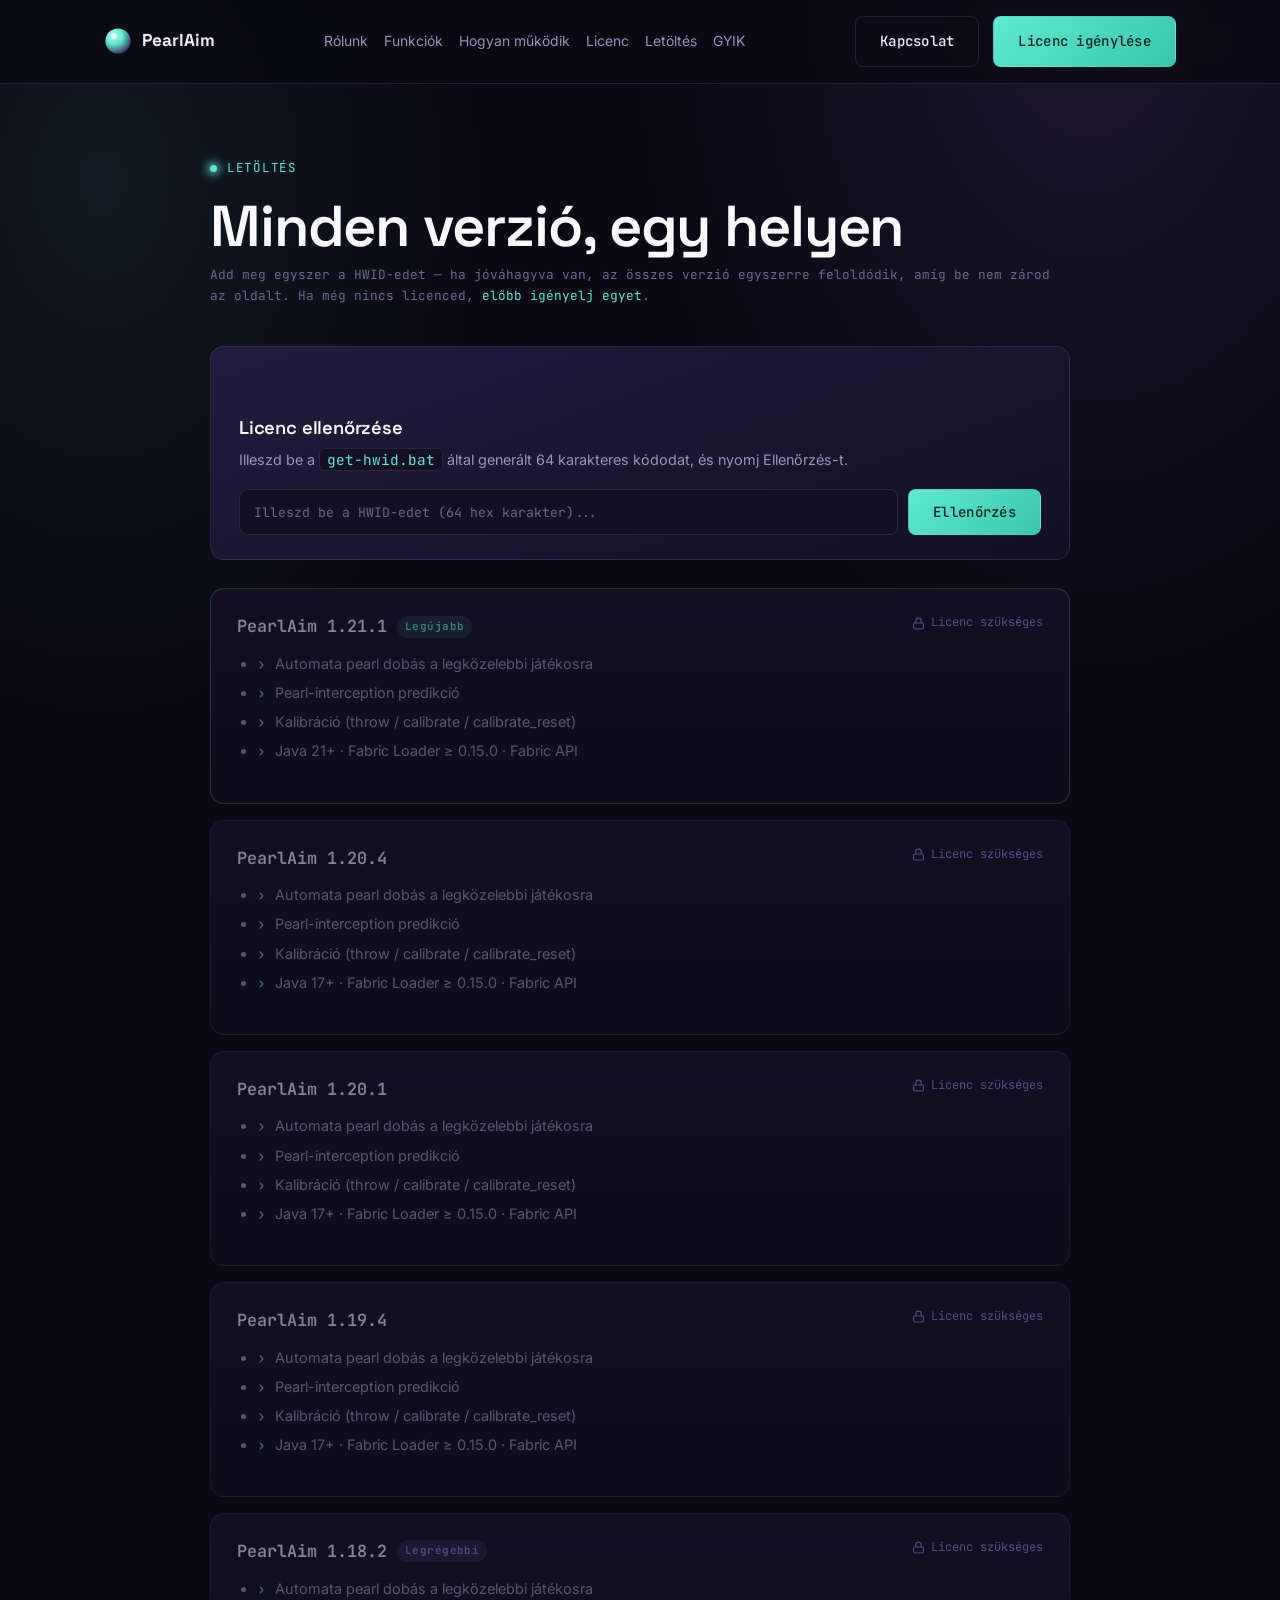
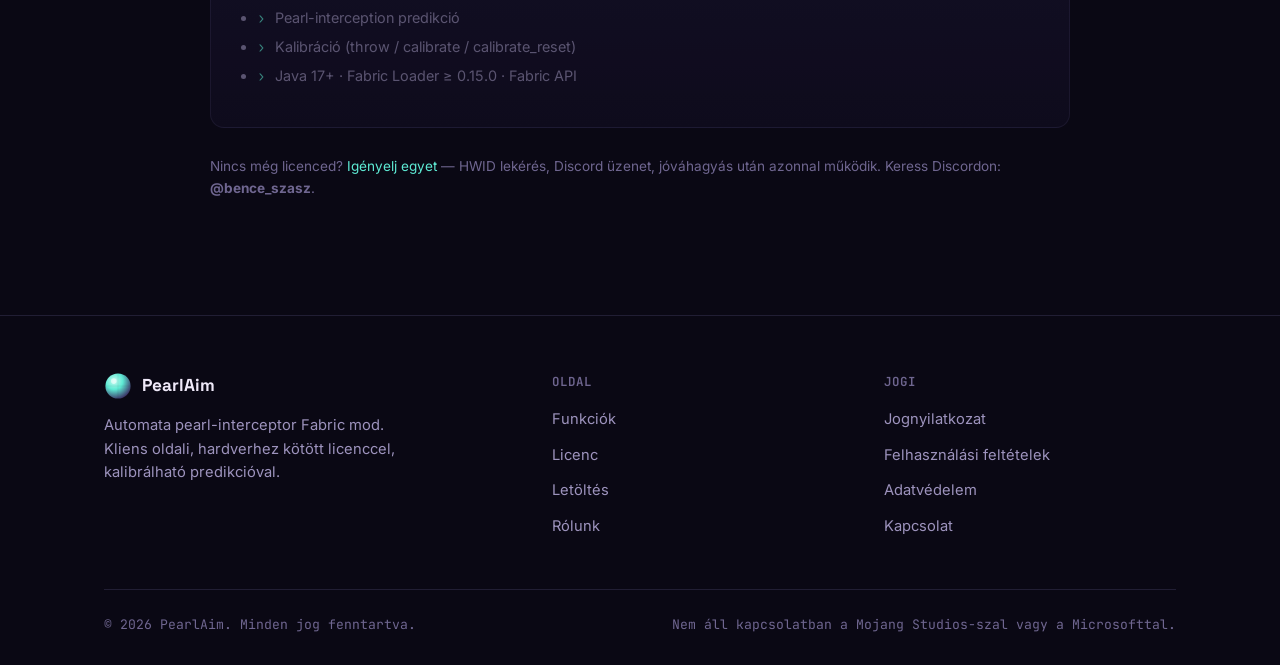
<file: letoltes.html>
<!DOCTYPE html>
<html lang="hu">
<head>
<meta charset="UTF-8">
<meta name="viewport" content="width=device-width, initial-scale=1">
<title>Letöltés – PearlAim</title>
<meta name="description" content="PearlAim letöltése Minecraft 1.18.2, 1.19.4, 1.20.1, 1.20.4 és 1.21.1 verziókhoz. Licenc szükséges.">
<link rel="icon" type="image/svg+xml" href="assets/favicon.svg">
<link rel="preconnect" href="https://fonts.googleapis.com">
<link rel="preconnect" href="https://fonts.gstatic.com" crossorigin>
<link href="https://fonts.googleapis.com/css2?family=Space+Grotesk:wght@500;600;700&family=Inter:wght@400;500;600&family=JetBrains+Mono:wght@400;500&display=swap" rel="stylesheet">
<link rel="stylesheet" href="css/style.css">
<style>
/* nav fix - túl sok link */
.nav-links { gap: 16px; }
.nav-links a { font-size: 0.87rem; }

/* HWID check box */
.check-box {
  border: 1px solid var(--line);
  border-radius: var(--radius);
  background: linear-gradient(160deg, var(--surface-2), var(--void-soft));
  padding: 28px 28px 24px;
  margin-bottom: 28px;
}
.check-box h2 { font-size: 1.15rem; margin-bottom: 6px; }
.check-box p  { font-size: 0.9rem; color: var(--muted); margin-bottom: 18px; }

.hwid-row { display: flex; gap: 10px; flex-wrap: wrap; }
.hwid-input {
  flex: 1; min-width: 220px;
  font-family: var(--font-mono); font-size: 0.82rem;
  background: var(--void-soft); border: 1px solid var(--line);
  border-radius: var(--radius-sm); padding: 11px 14px;
  color: var(--text); outline: none;
  transition: border-color .15s ease;
}
.hwid-input:focus { border-color: var(--pearl-teal); }
.hwid-input::placeholder { color: var(--muted-2); }

.check-msg {
  font-family: var(--font-mono); font-size: 0.82rem;
  margin-top: 12px; padding: 10px 14px;
  border-radius: var(--radius-sm); display: none; line-height: 1.55;
}
.check-msg.ok      { background: rgba(94,234,212,.1);  color: var(--pearl-teal);   display:block; border: 1px solid rgba(94,234,212,.3); }
.check-msg.err     { background: rgba(155,123,234,.1); color: var(--pearl-violet); display:block; border: 1px solid rgba(155,123,234,.3); }
.check-msg.loading { background: rgba(255,255,255,.04); color: var(--muted);       display:block; border: 1px solid var(--line); }

/* success banner */
.unlock-banner {
  display: none;
  border: 1px solid rgba(94,234,212,.4);
  background: rgba(94,234,212,.07);
  border-radius: var(--radius);
  padding: 16px 22px;
  margin-bottom: 22px;
  font-size: 0.88rem;
  color: var(--pearl-teal);
  font-family: var(--font-mono);
}
.unlock-banner.visible { display: block; }

/* version cards */
.ver-grid { display: grid; gap: 16px; margin: 0 0 28px; }

.ver-card {
  border: 1px solid var(--line);
  border-radius: var(--radius);
  background: linear-gradient(180deg, var(--surface), var(--void-soft));
  overflow: hidden;
  transition: border-color .25s ease, opacity .25s ease;
}
.ver-card.latest  { border-color: rgba(94,234,212,.35); }
.ver-card.locked  { opacity: .55; }
.ver-card.unlocked{ border-color: rgba(94,234,212,.55); opacity: 1 !important; }

.ver-card-inner {
  display: flex;
  justify-content: space-between;
  align-items: flex-start;
  gap: 24px;
  padding: 24px 26px;
  flex-wrap: wrap;
}
.ver-info { flex: 1; min-width: 200px; }

.ver-title {
  display: flex; align-items: center; gap: 10px;
  font-family: var(--font-mono); font-size: 1.05rem;
  font-weight: 600; color: var(--text);
  margin-bottom: 12px;
}
.ver-tag {
  font-size: 0.68rem; padding: 2px 8px; border-radius: 999px;
  font-family: var(--font-mono); letter-spacing: .04em;
}
.tag-latest { background: var(--pearl-teal-dim);  color: var(--pearl-teal); }
.tag-old    { background: var(--pearl-violet-dim); color: var(--pearl-violet); }

.ver-features { list-style: none; padding: 0; margin: 0; }
.ver-features li {
  font-size: 0.9rem; color: var(--muted);
  padding-left: 18px; position: relative; margin-bottom: 6px;
}
.ver-features li::before {
  content: "›"; position: absolute; left: 0;
  color: var(--pearl-teal); font-family: var(--font-mono);
}

/* right side of card */
.ver-side {
  flex: none;
  display: flex;
  flex-direction: column;
  align-items: flex-end;
  gap: 8px;
  min-width: 140px;
}

.ver-lock-label {
  font-family: var(--font-mono); font-size: 0.75rem;
  color: var(--pearl-violet); display: flex; align-items: center; gap: 6px;
}
.ver-lock-label svg { width: 13px; height: 13px; }

.ver-dl-meta {
  font-family: var(--font-mono); font-size: 0.75rem;
  color: var(--muted-2); text-align: right;
}
</style>
</head>
<body>

<header class="site-header">
  <nav class="nav">
    <a class="brand" href="index.html">
      <img src="assets/logo.svg" alt="" width="28" height="28">
      PearlAim
    </a>
    <button class="nav-toggle" aria-label="Menü megnyitása" aria-expanded="false">
      <svg width="18" height="18" viewBox="0 0 24 24" fill="none" stroke="currentColor" stroke-width="2"><path d="M3 6h18M3 12h18M3 18h18"/></svg>
    </button>
    <ul class="nav-links">
      <li><a href="index.html#mi-ez">Rólunk</a></li>
      <li><a href="index.html#funkciok">Funkciók</a></li>
      <li><a href="index.html#hogyan">Hogyan működik</a></li>
      <li><a href="licenc.html">Licenc</a></li>
      <li><a href="letoltes.html">Letöltés</a></li>
      <li><a href="index.html#gyik">GYIK</a></li>
    </ul>
    <div class="nav-cta">
      <a class="btn btn-ghost" href="contact.html">Kapcsolat</a>
      <a class="btn btn-primary" href="licenc.html">Licenc igénylése</a>
    </div>
  </nav>
</header>

<main>
  <section class="legal" style="max-width:860px;">
    <span class="eyebrow">Letöltés</span>
    <h1>Minden verzió, egy helyen</h1>
    <p class="updated">Add meg egyszer a HWID-edet — ha jóváhagyva van, az összes verzió egyszerre feloldódik, amíg be nem zárod az oldalt. Ha még nincs licenced, <a href="licenc.html" style="color:var(--pearl-teal);">előbb igényelj egyet</a>.</p>

    <div class="check-box" id="check-box">
      <h2>Licenc ellenőrzése</h2>
      <p>Illeszd be a <code style="font-family:var(--font-mono); background:var(--void-soft); border:1px solid var(--line); padding:1px 7px; border-radius:5px; color:var(--pearl-teal);">get-hwid.bat</code> által generált 64 karakteres kódodat, és nyomj Ellenőrzés-t.</p>
      <div class="hwid-row">
        <input class="hwid-input" id="hwid-input" type="text"
               placeholder="Illeszd be a HWID-edet (64 hex karakter)..."
               maxlength="64" spellcheck="false" autocomplete="off">
        <button class="btn btn-primary" id="check-btn" onclick="checkHwid()">Ellenőrzés</button>
      </div>
      <div class="check-msg" id="check-msg"></div>
    </div>

    <div class="unlock-banner" id="unlock-banner">
      ✓ Licenc jóváhagyva — az összes verzió elérhető. Az oldal bezárásáig aktív marad.
    </div>

    <div class="ver-grid">

      <!-- 1.21.1 -->
      <div class="ver-card latest locked" id="card-1211">
        <div class="ver-card-inner">
          <div class="ver-info">
            <div class="ver-title">
              PearlAim 1.21.1
              <span class="ver-tag tag-latest">Legújabb</span>
            </div>
            <ul class="ver-features">
              <li>Automata pearl dobás a legközelebbi játékosra</li>
              <li>Pearl-interception predikció</li>
              <li>Kalibráció (throw / calibrate / calibrate_reset)</li>
              <li>Java 21+ · Fabric Loader ≥ 0.15.0 · Fabric API</li>
            </ul>
          </div>
          <div class="ver-side" id="side-1211">
            <div class="ver-lock-label" id="lock-1211">
              <svg viewBox="0 0 24 24" fill="none" stroke="currentColor" stroke-width="2"><rect x="3" y="11" width="18" height="11" rx="2"/><path d="M7 11V7a5 5 0 0 1 10 0v4"/></svg>
              Licenc szükséges
            </div>
            <a class="btn btn-primary" id="dlbtn-1211" href="#" style="display:none;">
              <svg width="15" height="15" viewBox="0 0 24 24" fill="none" stroke="currentColor" stroke-width="2"><path d="M21 15v4a2 2 0 0 1-2 2H5a2 2 0 0 1-2-2v-4"/><polyline points="7 10 12 15 17 10"/><line x1="12" y1="15" x2="12" y2="3"/></svg>
              Letöltés
            </a>
            <span class="ver-dl-meta" id="meta-1211" style="display:none;">Minecraft 1.21.1 · Java 21</span>
          </div>
        </div>
      </div>

      <!-- 1.20.4 -->
      <div class="ver-card locked" id="card-1204">
        <div class="ver-card-inner">
          <div class="ver-info">
            <div class="ver-title">PearlAim 1.20.4</div>
            <ul class="ver-features">
              <li>Automata pearl dobás a legközelebbi játékosra</li>
              <li>Pearl-interception predikció</li>
              <li>Kalibráció (throw / calibrate / calibrate_reset)</li>
              <li>Java 17+ · Fabric Loader ≥ 0.15.0 · Fabric API</li>
            </ul>
          </div>
          <div class="ver-side" id="side-1204">
            <div class="ver-lock-label" id="lock-1204">
              <svg viewBox="0 0 24 24" fill="none" stroke="currentColor" stroke-width="2"><rect x="3" y="11" width="18" height="11" rx="2"/><path d="M7 11V7a5 5 0 0 1 10 0v4"/></svg>
              Licenc szükséges
            </div>
            <a class="btn btn-primary" id="dlbtn-1204" href="#" style="display:none;">
              <svg width="15" height="15" viewBox="0 0 24 24" fill="none" stroke="currentColor" stroke-width="2"><path d="M21 15v4a2 2 0 0 1-2 2H5a2 2 0 0 1-2-2v-4"/><polyline points="7 10 12 15 17 10"/><line x1="12" y1="15" x2="12" y2="3"/></svg>
              Letöltés
            </a>
            <span class="ver-dl-meta" id="meta-1204" style="display:none;">Minecraft 1.20.4 · Java 17</span>
          </div>
        </div>
      </div>

      <!-- 1.20.1 -->
      <div class="ver-card locked" id="card-1201">
        <div class="ver-card-inner">
          <div class="ver-info">
            <div class="ver-title">PearlAim 1.20.1</div>
            <ul class="ver-features">
              <li>Automata pearl dobás a legközelebbi játékosra</li>
              <li>Pearl-interception predikció</li>
              <li>Kalibráció (throw / calibrate / calibrate_reset)</li>
              <li>Java 17+ · Fabric Loader ≥ 0.15.0 · Fabric API</li>
            </ul>
          </div>
          <div class="ver-side" id="side-1201">
            <div class="ver-lock-label" id="lock-1201">
              <svg viewBox="0 0 24 24" fill="none" stroke="currentColor" stroke-width="2"><rect x="3" y="11" width="18" height="11" rx="2"/><path d="M7 11V7a5 5 0 0 1 10 0v4"/></svg>
              Licenc szükséges
            </div>
            <a class="btn btn-primary" id="dlbtn-1201" href="#" style="display:none;">
              <svg width="15" height="15" viewBox="0 0 24 24" fill="none" stroke="currentColor" stroke-width="2"><path d="M21 15v4a2 2 0 0 1-2 2H5a2 2 0 0 1-2-2v-4"/><polyline points="7 10 12 15 17 10"/><line x1="12" y1="15" x2="12" y2="3"/></svg>
              Letöltés
            </a>
            <span class="ver-dl-meta" id="meta-1201" style="display:none;">Minecraft 1.20.1 · Java 17</span>
          </div>
        </div>
      </div>

      <!-- 1.19.4 -->
      <div class="ver-card locked" id="card-1194">
        <div class="ver-card-inner">
          <div class="ver-info">
            <div class="ver-title">PearlAim 1.19.4</div>
            <ul class="ver-features">
              <li>Automata pearl dobás a legközelebbi játékosra</li>
              <li>Pearl-interception predikció</li>
              <li>Kalibráció (throw / calibrate / calibrate_reset)</li>
              <li>Java 17+ · Fabric Loader ≥ 0.15.0 · Fabric API</li>
            </ul>
          </div>
          <div class="ver-side" id="side-1194">
            <div class="ver-lock-label" id="lock-1194">
              <svg viewBox="0 0 24 24" fill="none" stroke="currentColor" stroke-width="2"><rect x="3" y="11" width="18" height="11" rx="2"/><path d="M7 11V7a5 5 0 0 1 10 0v4"/></svg>
              Licenc szükséges
            </div>
            <a class="btn btn-primary" id="dlbtn-1194" href="#" style="display:none;">
              <svg width="15" height="15" viewBox="0 0 24 24" fill="none" stroke="currentColor" stroke-width="2"><path d="M21 15v4a2 2 0 0 1-2 2H5a2 2 0 0 1-2-2v-4"/><polyline points="7 10 12 15 17 10"/><line x1="12" y1="15" x2="12" y2="3"/></svg>
              Letöltés
            </a>
            <span class="ver-dl-meta" id="meta-1194" style="display:none;">Minecraft 1.19.4 · Java 17</span>
          </div>
        </div>
      </div>

      <!-- 1.18.2 -->
      <div class="ver-card locked" id="card-1182">
        <div class="ver-card-inner">
          <div class="ver-info">
            <div class="ver-title">
              PearlAim 1.18.2
              <span class="ver-tag tag-old">Legrégebbi</span>
            </div>
            <ul class="ver-features">
              <li>Automata pearl dobás a legközelebbi játékosra</li>
              <li>Pearl-interception predikció</li>
              <li>Kalibráció (throw / calibrate / calibrate_reset)</li>
              <li>Java 17+ · Fabric Loader ≥ 0.15.0 · Fabric API</li>
            </ul>
          </div>
          <div class="ver-side" id="side-1182">
            <div class="ver-lock-label" id="lock-1182">
              <svg viewBox="0 0 24 24" fill="none" stroke="currentColor" stroke-width="2"><rect x="3" y="11" width="18" height="11" rx="2"/><path d="M7 11V7a5 5 0 0 1 10 0v4"/></svg>
              Licenc szükséges
            </div>
            <a class="btn btn-primary" id="dlbtn-1182" href="#" style="display:none;">
              <svg width="15" height="15" viewBox="0 0 24 24" fill="none" stroke="currentColor" stroke-width="2"><path d="M21 15v4a2 2 0 0 1-2 2H5a2 2 0 0 1-2-2v-4"/><polyline points="7 10 12 15 17 10"/><line x1="12" y1="15" x2="12" y2="3"/></svg>
              Letöltés
            </a>
            <span class="ver-dl-meta" id="meta-1182" style="display:none;">Minecraft 1.18.2 · Java 17</span>
          </div>
        </div>
      </div>

    </div>

    <p style="font-size:0.85rem; color:var(--muted-2);">
      Nincs még licenced? <a href="licenc.html" style="color:var(--pearl-teal);">Igényelj egyet</a> — HWID lekérés, Discord üzenet, jóváhagyás után azonnal működik. Keress Discordon: <strong>@bence_szasz</strong>.
    </p>
  </section>
</main>

<footer class="site-footer">
  <div class="container">
    <div class="footer-grid">
      <div>
        <a class="brand" href="index.html" style="margin-bottom:14px; display:inline-flex;">
          <img src="assets/logo.svg" alt="" width="26" height="26">
          PearlAim
        </a>
        <p style="max-width:320px; font-size:0.92rem;">Automata pearl-interceptor Fabric mod. Kliens oldali, hardverhez kötött licenccel, kalibrálható predikcióval.</p>
      </div>
      <div>
        <h4>Oldal</h4>
        <ul>
          <li><a href="index.html#funkciok">Funkciók</a></li>
          <li><a href="licenc.html">Licenc</a></li>
          <li><a href="letoltes.html">Letöltés</a></li>
          <li><a href="about.html">Rólunk</a></li>
        </ul>
      </div>
      <div>
        <h4>Jogi</h4>
        <ul>
          <li><a href="disclaimer.html">Jognyilatkozat</a></li>
          <li><a href="terms.html">Felhasználási feltételek</a></li>
          <li><a href="privacy.html">Adatvédelem</a></li>
          <li><a href="contact.html">Kapcsolat</a></li>
        </ul>
      </div>
    </div>
    <div class="footer-bottom">
      <span>© 2026 PearlAim. Minden jog fenntartva.</span>
      <span>Nem áll kapcsolatban a Mojang Studios-szal vagy a Microsofttal.</span>
    </div>
  </div>
</footer>

<script src="js/main.js"></script>
<script>
// == KONFIGURÁCIÓ ==
const WORKER_URL = "https://morning-sunset-36a5.arcana-s.workers.dev";

const DOWNLOAD_URLS = {
  "1.21.1": "https://www.mediafire.com/file/6cz1hsti2dworom/pearlaim-1.21.1.jar/file",
  "1.20.4": "https://www.mediafire.com/file/x7b5jiiyctronhs/pearlaim-1.20.4.jar/file",
  "1.20.1": "https://www.mediafire.com/file/mwy1bkh4qxjd6ss/pearlaim-1.20.1.jar/file",
  "1.19.4": "https://www.mediafire.com/file/69y3cwlz2841s5d/pearlaim-1.19.4.jar/file",
  "1.18.2": "https://www.mediafire.com/file/5v5xb7mdw2cmw93/pearlaim-1.18.2.jar/file",
};
// ================================================================

const VERSIONS = ["1.21.1", "1.20.4", "1.20.1", "1.19.4", "1.18.2"];

window.addEventListener("DOMContentLoaded", () => {
  if (sessionStorage.getItem("pearlaim_unlocked") === "1") {
    unlockAll();
  }
});

async function checkHwid() {
  const input = document.getElementById("hwid-input");
  const msg   = document.getElementById("check-msg");
  const btn   = document.getElementById("check-btn");
  const hwid  = input.value.trim().toLowerCase();

  if (hwid.length !== 64 || !/^[0-9a-f]+$/.test(hwid)) {
    msg.className = "check-msg err";
    msg.textContent = "Érvénytelen formátum — a HWID pontosan 64 hexadecimális karakter. Futtasd le újra a get-hwid.bat-ot.";
    return;
  }

  btn.disabled = true;
  msg.className = "check-msg loading";
  msg.textContent = "Ellenőrzés...";

  try {
    const res = await fetch(WORKER_URL, {
      method: "POST",
      headers: { "Content-Type": "application/json" },
      body: JSON.stringify({ hwid }),
    });
    if (!res.ok) throw new Error("server_error");
    const data = await res.json();

    if (data.allowed) {
      sessionStorage.setItem("pearlaim_unlocked", "1");
      msg.className = "check-msg ok";
      msg.textContent = "✓ Licenc jóváhagyva!";
      unlockAll();
    } else {
      msg.className = "check-msg err";
      msg.innerHTML = `Ez a HWID nem szerepel a jóváhagyott listán.<br>
        Ha már kaptál jóváhagyást, ellenőrizd, hogy pontosan a <code style="font-family:var(--font-mono)">get-hwid.bat</code> kódját másoltad-e be.<br>
        Ha még nem igényeltél licencet: <a href="licenc.html" style="color:var(--pearl-teal)">Licenc igénylése →</a>`;
      btn.disabled = false;
    }
  } catch {
    msg.className = "check-msg err";
    msg.innerHTML = "Nem sikerült elérni az ellenőrző szervert. Próbáld újra, vagy keress Discordon: <strong>@bence_szasz</strong>.";
    btn.disabled = false;
  }
}

function unlockAll() {
  // Check box elrejtése, banner mutatása
  const checkBox = document.getElementById("check-box");
  if (checkBox) checkBox.style.display = "none";
  const banner = document.getElementById("unlock-banner");
  if (banner) banner.style.display = "block";

  VERSIONS.forEach(ver => {
    const card = document.getElementById("card-" + ver);
    const lock = document.getElementById("lock-" + ver);
    const btn  = document.getElementById("dlbtn-" + ver);
    const meta = document.getElementById("meta-" + ver);

    if (!card) return;

    // Kártya feloldása
    card.classList.remove("locked");
    card.classList.add("unlocked");
    card.style.opacity = "1";

    // Lock label elrejtése
    if (lock) lock.style.display = "none";

    // Letöltés gomb megjelenítése — inline style, nem class
    if (btn) {
      btn.href = DOWNLOAD_URLS[ver];
      btn.style.display = "inline-flex";
      btn.style.alignItems = "center";
      btn.style.gap = "8px";
    }

    // Meta sor megjelenítése
    if (meta) meta.style.display = "block";
  });
}

document.addEventListener("keydown", e => {
  if (e.key === "Enter" && document.activeElement?.id === "hwid-input") checkHwid();
});
</script>
</body>
</html>
</file>
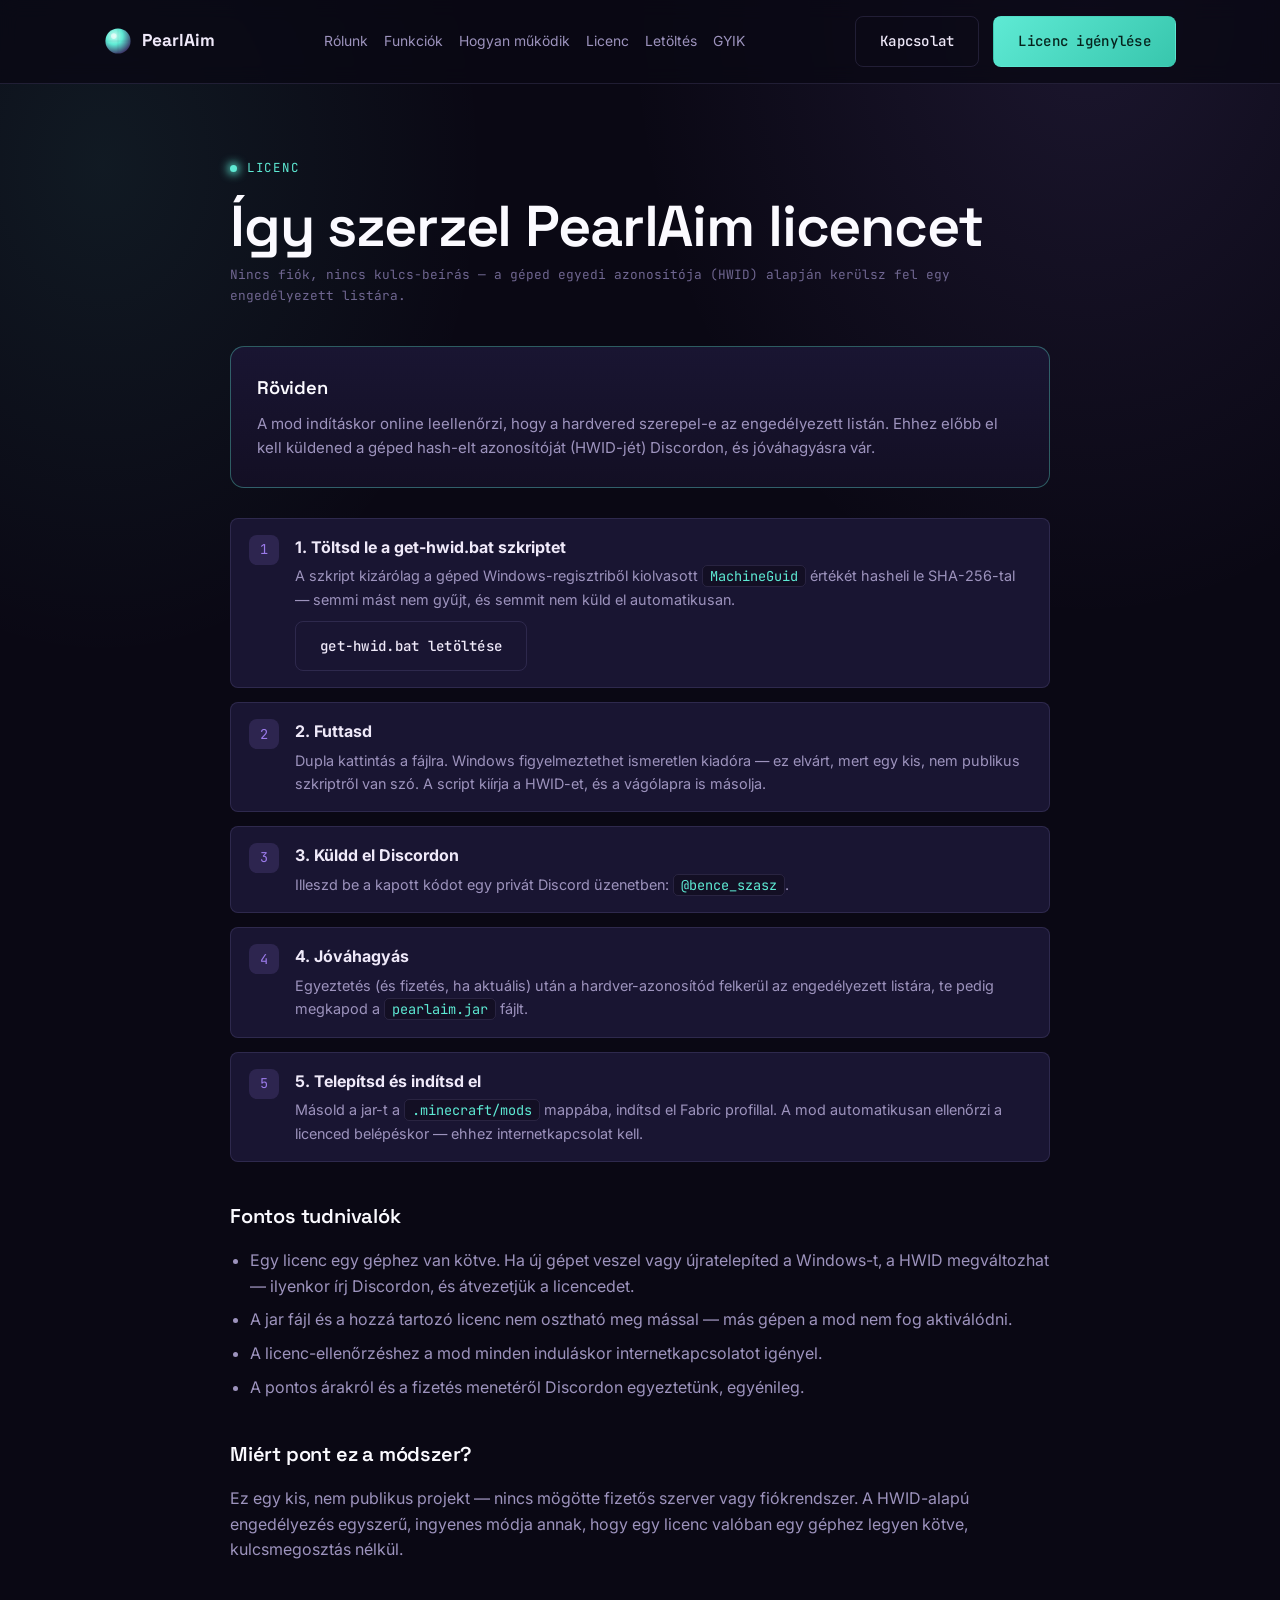
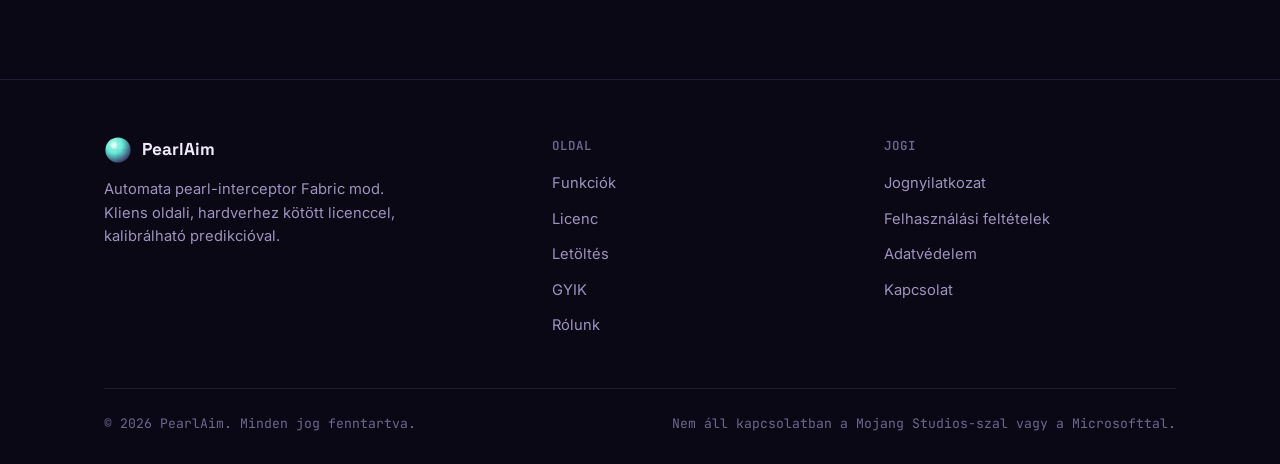
<file: licenc.html>
<!DOCTYPE html>
<html lang="hu">
<head>
<meta charset="UTF-8">
<meta name="viewport" content="width=device-width, initial-scale=1">
<title>Licenc igénylése – PearlAim</title>
<meta name="description" content="Így igényelhetsz PearlAim licencet: HWID lekérése, elküldés Discordon, jóváhagyás után aktiválás.">
<link rel="icon" type="image/svg+xml" href="assets/favicon.svg">
<link rel="preconnect" href="https://fonts.googleapis.com">
<link rel="preconnect" href="https://fonts.gstatic.com" crossorigin>
<link href="https://fonts.googleapis.com/css2?family=Space+Grotesk:wght@500;600;700&family=Inter:wght@400;500;600&family=JetBrains+Mono:wght@400;500&display=swap" rel="stylesheet">
<link rel="stylesheet" href="css/style.css">
</head>
<body>

<header class="site-header">
  <nav class="nav">
    <a class="brand" href="index.html">
      <img src="assets/logo.svg" alt="" width="28" height="28">
      PearlAim
    </a>
    <button class="nav-toggle" aria-label="Menü megnyitása" aria-expanded="false">
      <svg width="18" height="18" viewBox="0 0 24 24" fill="none" stroke="currentColor" stroke-width="2"><path d="M3 6h18M3 12h18M3 18h18"/></svg>
    </button>
        <ul class="nav-links">
      <li><a href="index.html#mi-ez">Rólunk</a></li>
      <li><a href="index.html#funkciok">Funkciók</a></li>
      <li><a href="index.html#hogyan">Hogyan működik</a></li>
      <li><a href="licenc.html">Licenc</a></li>
      <li><a href="letoltes.html">Letöltés</a></li>
      <li><a href="index.html#gyik">GYIK</a></li>
    </ul>
    <div class="nav-cta">
      <a class="btn btn-ghost" href="contact.html">Kapcsolat</a>
      <a class="btn btn-primary" href="licenc.html">Licenc igénylése</a>
    </div>
  </nav>
</header>

<main>
  <section class="legal" style="max-width:820px;">
    <span class="eyebrow">Licenc</span>
    <h1>Így szerzel PearlAim licencet</h1>
    <p class="updated">Nincs fiók, nincs kulcs-beírás — a géped egyedi azonosítója (HWID) alapján kerülsz fel egy engedélyezett listára.</p>

    <div class="card" style="margin:30px 0; border-color: rgba(94,234,212,0.35);">
      <h3 style="margin-bottom:10px;">Röviden</h3>
      <p style="margin:0;">A mod indításkor online leellenőrzi, hogy a hardvered szerepel-e az engedélyezett listán. Ehhez előbb el kell küldened a géped hash-elt azonosítóját (HWID-jét) Discordon, és jóváhagyásra vár.</p>
    </div>

    <div class="install-steps">
      <div class="install-step">
        <div>
          <strong>1. Töltsd le a get-hwid.bat szkriptet</strong>
          <p style="margin:4px 0 10px; font-size:0.9rem;">A szkript kizárólag a géped Windows-regisztriből kiolvasott <code>MachineGuid</code> értékét hasheli le SHA-256-tal — semmi mást nem gyűjt, és semmit nem küld el automatikusan.</p>
          <a class="btn btn-ghost" href="assets/get-hwid.bat" download>get-hwid.bat letöltése</a>
        </div>
      </div>
      <div class="install-step">
        <div>
          <strong>2. Futtasd</strong>
          <p style="margin:4px 0 0; font-size:0.9rem;">Dupla kattintás a fájlra. Windows figyelmeztethet ismeretlen kiadóra — ez elvárt, mert egy kis, nem publikus szkriptről van szó. A script kiírja a HWID-et, és a vágólapra is másolja.</p>
        </div>
      </div>
      <div class="install-step">
        <div>
          <strong>3. Küldd el Discordon</strong>
          <p style="margin:4px 0 0; font-size:0.9rem;">Illeszd be a kapott kódot egy privát Discord üzenetben: <code>@bence_szasz</code>.</p>
        </div>
      </div>
      <div class="install-step">
        <div>
          <strong>4. Jóváhagyás</strong>
          <p style="margin:4px 0 0; font-size:0.9rem;">Egyeztetés (és fizetés, ha aktuális) után a hardver-azonosítód felkerül az engedélyezett listára, te pedig megkapod a <code>pearlaim.jar</code> fájlt.</p>
        </div>
      </div>
      <div class="install-step">
        <div>
          <strong>5. Telepítsd és indítsd el</strong>
          <p style="margin:4px 0 0; font-size:0.9rem;">Másold a jar-t a <code>.minecraft/mods</code> mappába, indítsd el Fabric profillal. A mod automatikusan ellenőrzi a licenced belépéskor — ehhez internetkapcsolat kell.</p>
        </div>
      </div>
    </div>

    <h2>Fontos tudnivalók</h2>
    <ul>
      <li>Egy licenc egy géphez van kötve. Ha új gépet veszel vagy újratelepíted a Windows-t, a HWID megváltozhat — ilyenkor írj Discordon, és átvezetjük a licencedet.</li>
      <li>A jar fájl és a hozzá tartozó licenc nem osztható meg mással — más gépen a mod nem fog aktiválódni.</li>
      <li>A licenc-ellenőrzéshez a mod minden induláskor internetkapcsolatot igényel.</li>
      <li>A pontos árakról és a fizetés menetéről Discordon egyeztetünk, egyénileg.</li>
    </ul>

    <h2>Miért pont ez a módszer?</h2>
    <p>Ez egy kis, nem publikus projekt — nincs mögötte fizetős szerver vagy fiókrendszer. A HWID-alapú engedélyezés egyszerű, ingyenes módja annak, hogy egy licenc valóban egy géphez legyen kötve, kulcsmegosztás nélkül.</p>
  </section>
</main>

<footer class="site-footer">
  <div class="container">
    <div class="footer-grid">
      <div>
        <a class="brand" href="index.html" style="margin-bottom:14px; display:inline-flex;">
          <img src="assets/logo.svg" alt="" width="26" height="26">
          PearlAim
        </a>
        <p style="max-width:320px; font-size:0.92rem;">Automata pearl-interceptor Fabric mod. Kliens oldali, hardverhez kötött licenccel, kalibrálható predikcióval.</p>
      </div>
      <div>
        <h4>Oldal</h4>
        <ul>
          <li><a href="index.html#funkciok">Funkciók</a></li>
          <li><a href="licenc.html">Licenc</a></li>
      <li><a href="letoltes.html">Letöltés</a></li>
          <li><a href="index.html#gyik">GYIK</a></li>
          <li><a href="about.html">Rólunk</a></li>
        </ul>
      </div>
      <div>
        <h4>Jogi</h4>
        <ul>
          <li><a href="disclaimer.html">Jognyilatkozat</a></li>
          <li><a href="terms.html">Felhasználási feltételek</a></li>
          <li><a href="privacy.html">Adatvédelem</a></li>
          <li><a href="contact.html">Kapcsolat</a></li>
        </ul>
      </div>
    </div>
    <div class="footer-bottom">
      <span>© 2026 PearlAim. Minden jog fenntartva.</span>
      <span>Nem áll kapcsolatban a Mojang Studios-szal vagy a Microsofttal.</span>
    </div>
  </div>
</footer>

<script src="js/main.js"></script>
</body>
</html>
</file>
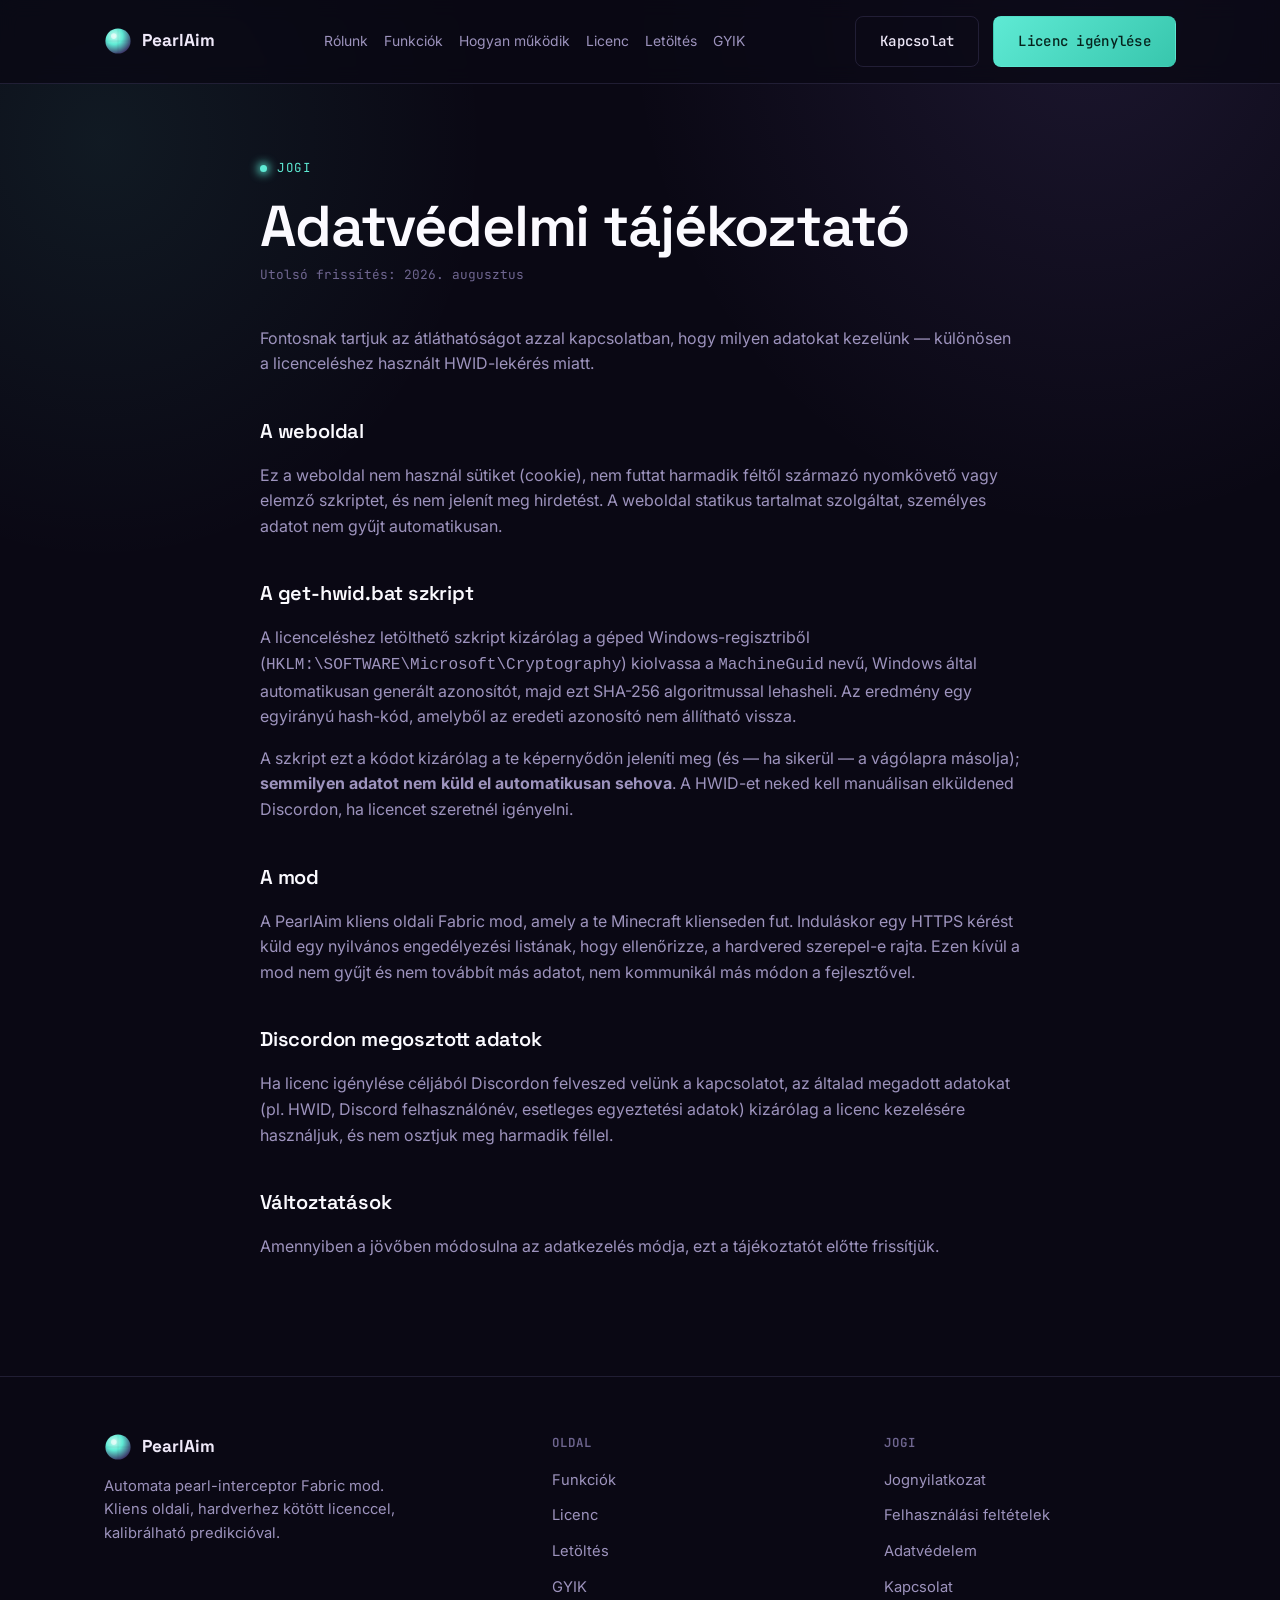
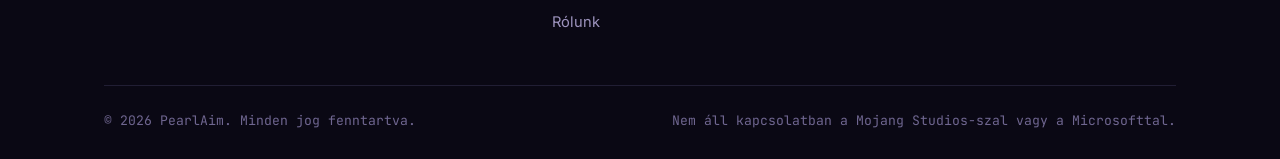
<file: privacy.html>
<!DOCTYPE html>
<html lang="hu">
<head>
<meta charset="UTF-8">
<meta name="viewport" content="width=device-width, initial-scale=1">
<title>Adatvédelem – PearlAim</title>
<meta name="description" content="Milyen adatokat kezel a PearlAim weboldal, a HWID-lekérő szkript és a mod maga.">
<link rel="icon" type="image/svg+xml" href="assets/favicon.svg">
<link rel="preconnect" href="https://fonts.googleapis.com">
<link rel="preconnect" href="https://fonts.gstatic.com" crossorigin>
<link href="https://fonts.googleapis.com/css2?family=Space+Grotesk:wght@500;600;700&family=Inter:wght@400;500;600&family=JetBrains+Mono:wght@400;500&display=swap" rel="stylesheet">
<link rel="stylesheet" href="css/style.css">
</head>
<body>

<header class="site-header">
  <nav class="nav">
    <a class="brand" href="index.html">
      <img src="assets/logo.svg" alt="" width="28" height="28">
      PearlAim
    </a>
    <button class="nav-toggle" aria-label="Menü megnyitása" aria-expanded="false">
      <svg width="18" height="18" viewBox="0 0 24 24" fill="none" stroke="currentColor" stroke-width="2"><path d="M3 6h18M3 12h18M3 18h18"/></svg>
    </button>
        <ul class="nav-links">
      <li><a href="index.html#mi-ez">Rólunk</a></li>
      <li><a href="index.html#funkciok">Funkciók</a></li>
      <li><a href="index.html#hogyan">Hogyan működik</a></li>
      <li><a href="licenc.html">Licenc</a></li>
      <li><a href="letoltes.html">Letöltés</a></li>
      <li><a href="index.html#gyik">GYIK</a></li>
    </ul>
    <div class="nav-cta">
      <a class="btn btn-ghost" href="contact.html">Kapcsolat</a>
      <a class="btn btn-primary" href="licenc.html">Licenc igénylése</a>
    </div>
  </nav>
</header>

<main>
  <section class="legal">
    <span class="eyebrow">Jogi</span>
    <h1>Adatvédelmi tájékoztató</h1>
    <p class="updated">Utolsó frissítés: 2026. augusztus</p>

    <p>Fontosnak tartjuk az átláthatóságot azzal kapcsolatban, hogy milyen adatokat kezelünk — különösen a licenceléshez használt HWID-lekérés miatt.</p>

    <h2>A weboldal</h2>
    <p>Ez a weboldal nem használ sütiket (cookie), nem futtat harmadik féltől származó nyomkövető vagy elemző szkriptet, és nem jelenít meg hirdetést. A weboldal statikus tartalmat szolgáltat, személyes adatot nem gyűjt automatikusan.</p>

    <h2>A get-hwid.bat szkript</h2>
    <p>A licenceléshez letölthető szkript kizárólag a géped Windows-regisztriből (<code>HKLM:\SOFTWARE\Microsoft\Cryptography</code>) kiolvassa a <code>MachineGuid</code> nevű, Windows által automatikusan generált azonosítót, majd ezt SHA-256 algoritmussal lehasheli. Az eredmény egy egyirányú hash-kód, amelyből az eredeti azonosító nem állítható vissza.</p>
    <p>A szkript ezt a kódot kizárólag a te képernyődön jeleníti meg (és — ha sikerül — a vágólapra másolja); <strong>semmilyen adatot nem küld el automatikusan sehova</strong>. A HWID-et neked kell manuálisan elküldened Discordon, ha licencet szeretnél igényelni.</p>

    <h2>A mod</h2>
    <p>A PearlAim kliens oldali Fabric mod, amely a te Minecraft klienseden fut. Induláskor egy HTTPS kérést küld egy nyilvános engedélyezési listának, hogy ellenőrizze, a hardvered szerepel-e rajta. Ezen kívül a mod nem gyűjt és nem továbbít más adatot, nem kommunikál más módon a fejlesztővel.</p>

    <h2>Discordon megosztott adatok</h2>
    <p>Ha licenc igénylése céljából Discordon felveszed velünk a kapcsolatot, az általad megadott adatokat (pl. HWID, Discord felhasználónév, esetleges egyeztetési adatok) kizárólag a licenc kezelésére használjuk, és nem osztjuk meg harmadik féllel.</p>

    <h2>Változtatások</h2>
    <p>Amennyiben a jövőben módosulna az adatkezelés módja, ezt a tájékoztatót előtte frissítjük.</p>
  </section>
</main>

<footer class="site-footer">
  <div class="container">
    <div class="footer-grid">
      <div>
        <a class="brand" href="index.html" style="margin-bottom:14px; display:inline-flex;">
          <img src="assets/logo.svg" alt="" width="26" height="26">
          PearlAim
        </a>
        <p style="max-width:320px; font-size:0.92rem;">Automata pearl-interceptor Fabric mod. Kliens oldali, hardverhez kötött licenccel, kalibrálható predikcióval.</p>
      </div>
      <div>
        <h4>Oldal</h4>
        <ul>
          <li><a href="index.html#funkciok">Funkciók</a></li>
          <li><a href="licenc.html">Licenc</a></li>
      <li><a href="letoltes.html">Letöltés</a></li>
          <li><a href="index.html#gyik">GYIK</a></li>
          <li><a href="about.html">Rólunk</a></li>
        </ul>
      </div>
      <div>
        <h4>Jogi</h4>
        <ul>
          <li><a href="disclaimer.html">Jognyilatkozat</a></li>
          <li><a href="terms.html">Felhasználási feltételek</a></li>
          <li><a href="privacy.html">Adatvédelem</a></li>
          <li><a href="contact.html">Kapcsolat</a></li>
        </ul>
      </div>
    </div>
    <div class="footer-bottom">
      <span>© 2026 PearlAim. Minden jog fenntartva.</span>
      <span>Nem áll kapcsolatban a Mojang Studios-szal vagy a Microsofttal.</span>
    </div>
  </div>
</footer>

<script src="js/main.js"></script>
</body>
</html>
</file>
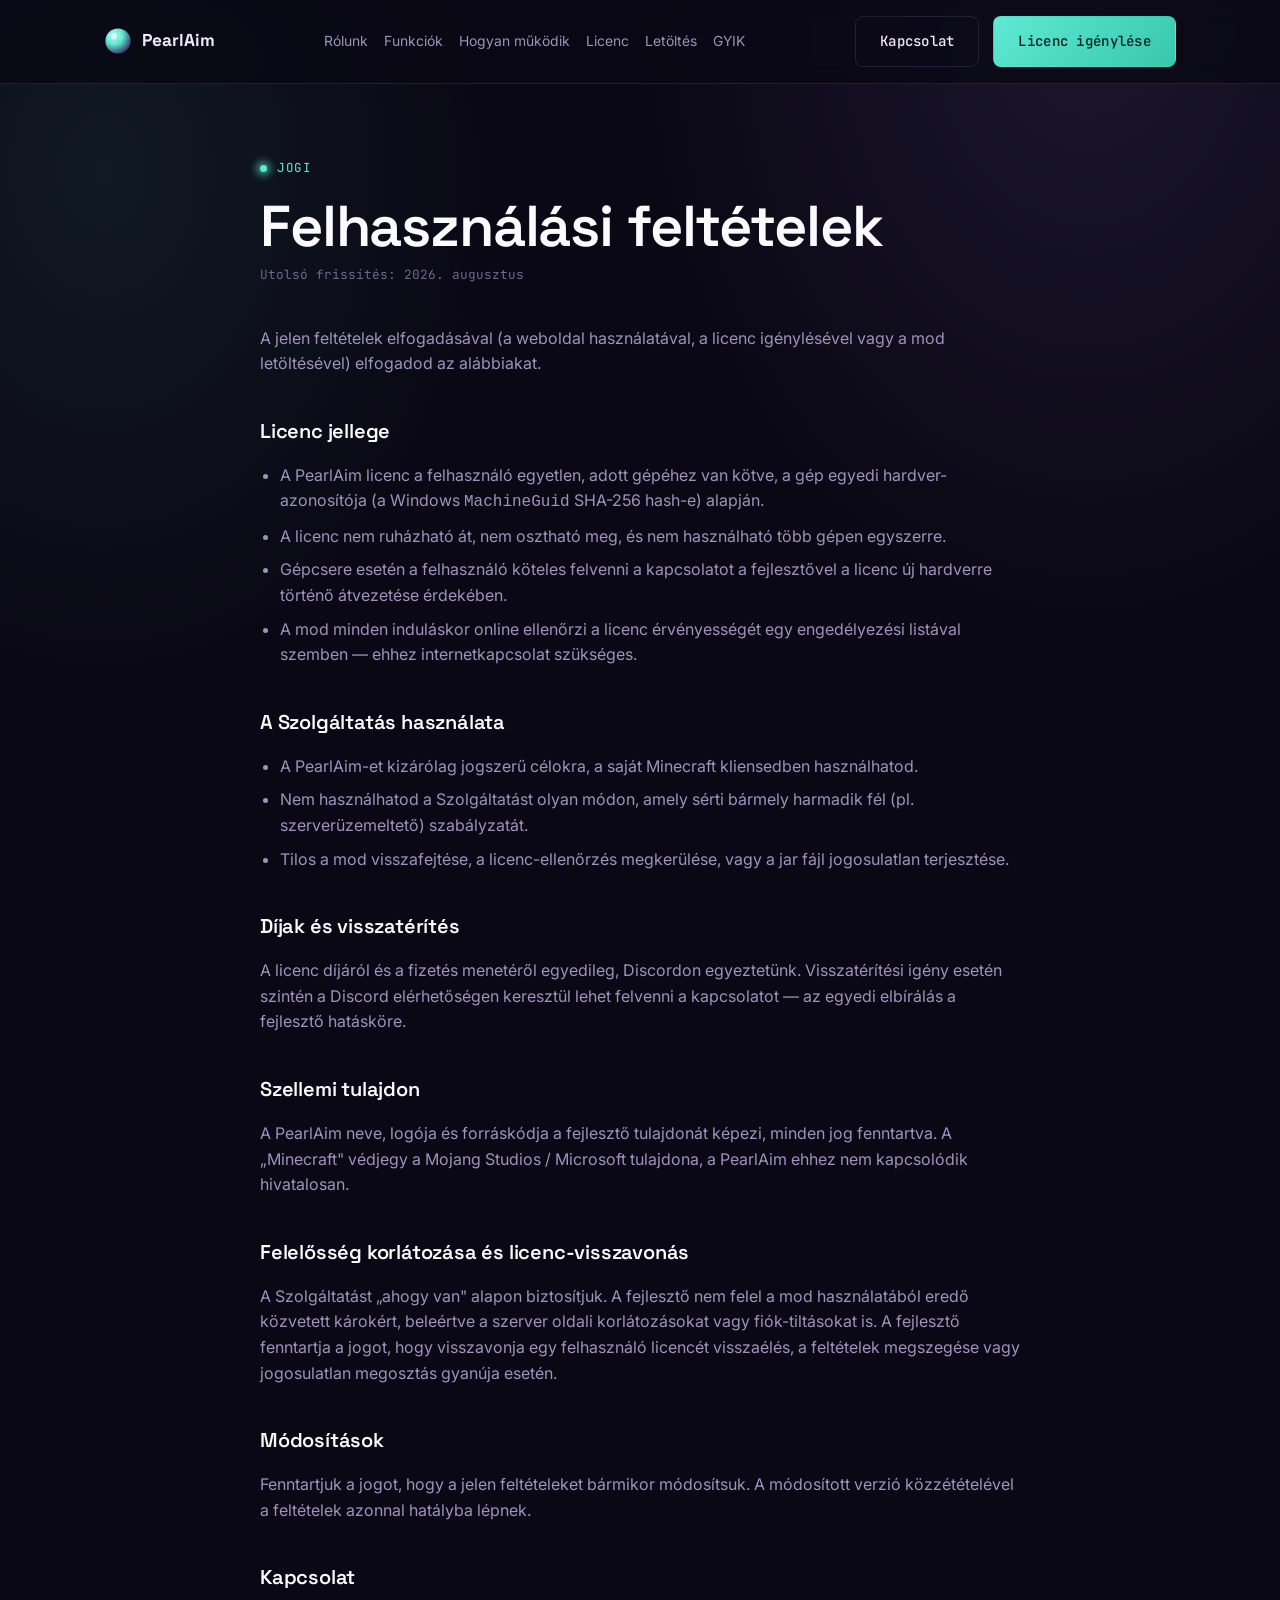
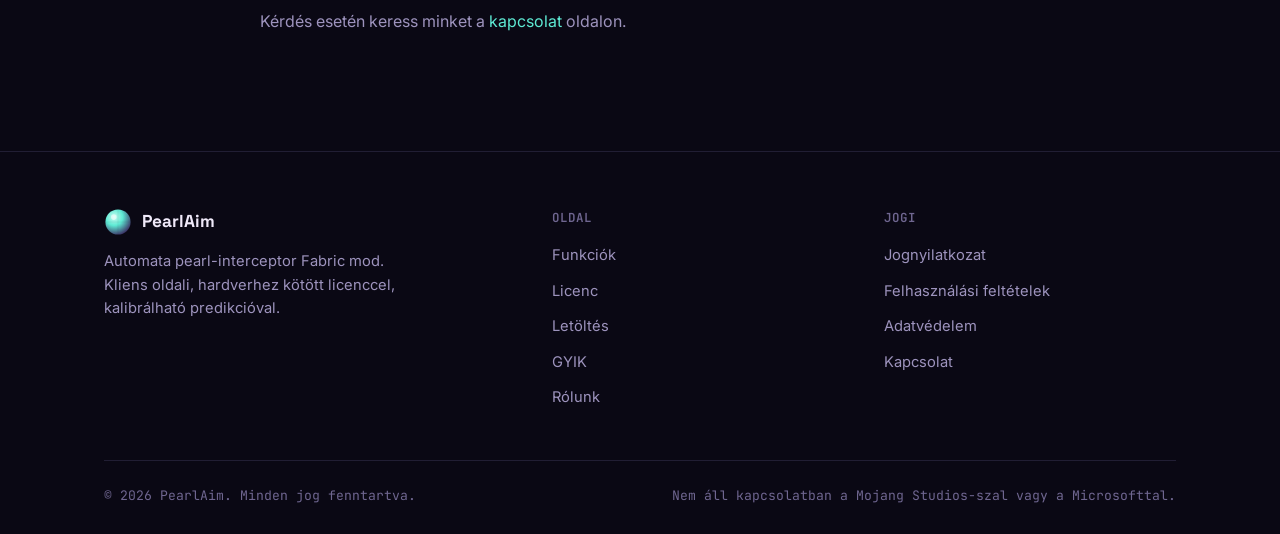
<file: terms.html>
<!DOCTYPE html>
<html lang="hu">
<head>
<meta charset="UTF-8">
<meta name="viewport" content="width=device-width, initial-scale=1">
<title>Felhasználási feltételek – PearlAim</title>
<meta name="description" content="A PearlAim licenc és weboldal használatára vonatkozó feltételek.">
<link rel="icon" type="image/svg+xml" href="assets/favicon.svg">
<link rel="preconnect" href="https://fonts.googleapis.com">
<link rel="preconnect" href="https://fonts.gstatic.com" crossorigin>
<link href="https://fonts.googleapis.com/css2?family=Space+Grotesk:wght@500;600;700&family=Inter:wght@400;500;600&family=JetBrains+Mono:wght@400;500&display=swap" rel="stylesheet">
<link rel="stylesheet" href="css/style.css">
</head>
<body>

<header class="site-header">
  <nav class="nav">
    <a class="brand" href="index.html">
      <img src="assets/logo.svg" alt="" width="28" height="28">
      PearlAim
    </a>
    <button class="nav-toggle" aria-label="Menü megnyitása" aria-expanded="false">
      <svg width="18" height="18" viewBox="0 0 24 24" fill="none" stroke="currentColor" stroke-width="2"><path d="M3 6h18M3 12h18M3 18h18"/></svg>
    </button>
        <ul class="nav-links">
      <li><a href="index.html#mi-ez">Rólunk</a></li>
      <li><a href="index.html#funkciok">Funkciók</a></li>
      <li><a href="index.html#hogyan">Hogyan működik</a></li>
      <li><a href="licenc.html">Licenc</a></li>
      <li><a href="letoltes.html">Letöltés</a></li>
      <li><a href="index.html#gyik">GYIK</a></li>
    </ul>
    <div class="nav-cta">
      <a class="btn btn-ghost" href="contact.html">Kapcsolat</a>
      <a class="btn btn-primary" href="licenc.html">Licenc igénylése</a>
    </div>
  </nav>
</header>

<main>
  <section class="legal">
    <span class="eyebrow">Jogi</span>
    <h1>Felhasználási feltételek</h1>
    <p class="updated">Utolsó frissítés: 2026. augusztus</p>

    <p>A jelen feltételek elfogadásával (a weboldal használatával, a licenc igénylésével vagy a mod letöltésével) elfogadod az alábbiakat.</p>

    <h2>Licenc jellege</h2>
    <ul>
      <li>A PearlAim licenc a felhasználó egyetlen, adott gépéhez van kötve, a gép egyedi hardver-azonosítója (a Windows <code>MachineGuid</code> SHA-256 hash-e) alapján.</li>
      <li>A licenc nem ruházható át, nem osztható meg, és nem használható több gépen egyszerre.</li>
      <li>Gépcsere esetén a felhasználó köteles felvenni a kapcsolatot a fejlesztővel a licenc új hardverre történő átvezetése érdekében.</li>
      <li>A mod minden induláskor online ellenőrzi a licenc érvényességét egy engedélyezési listával szemben — ehhez internetkapcsolat szükséges.</li>
    </ul>

    <h2>A Szolgáltatás használata</h2>
    <ul>
      <li>A PearlAim-et kizárólag jogszerű célokra, a saját Minecraft kliensedben használhatod.</li>
      <li>Nem használhatod a Szolgáltatást olyan módon, amely sérti bármely harmadik fél (pl. szerverüzemeltető) szabályzatát.</li>
      <li>Tilos a mod visszafejtése, a licenc-ellenőrzés megkerülése, vagy a jar fájl jogosulatlan terjesztése.</li>
    </ul>

    <h2>Díjak és visszatérítés</h2>
    <p>A licenc díjáról és a fizetés menetéről egyedileg, Discordon egyeztetünk. Visszatérítési igény esetén szintén a Discord elérhetőségen keresztül lehet felvenni a kapcsolatot — az egyedi elbírálás a fejlesztő hatásköre.</p>

    <h2>Szellemi tulajdon</h2>
    <p>A PearlAim neve, logója és forráskódja a fejlesztő tulajdonát képezi, minden jog fenntartva. A „Minecraft" védjegy a Mojang Studios / Microsoft tulajdona, a PearlAim ehhez nem kapcsolódik hivatalosan.</p>

    <h2>Felelősség korlátozása és licenc-visszavonás</h2>
    <p>A Szolgáltatást „ahogy van" alapon biztosítjuk. A fejlesztő nem felel a mod használatából eredő közvetett károkért, beleértve a szerver oldali korlátozásokat vagy fiók-tiltásokat is. A fejlesztő fenntartja a jogot, hogy visszavonja egy felhasználó licencét visszaélés, a feltételek megszegése vagy jogosulatlan megosztás gyanúja esetén.</p>

    <h2>Módosítások</h2>
    <p>Fenntartjuk a jogot, hogy a jelen feltételeket bármikor módosítsuk. A módosított verzió közzétételével a feltételek azonnal hatályba lépnek.</p>

    <h2>Kapcsolat</h2>
    <p>Kérdés esetén keress minket a <a href="contact.html" style="color:var(--pearl-teal);">kapcsolat</a> oldalon.</p>
  </section>
</main>

<footer class="site-footer">
  <div class="container">
    <div class="footer-grid">
      <div>
        <a class="brand" href="index.html" style="margin-bottom:14px; display:inline-flex;">
          <img src="assets/logo.svg" alt="" width="26" height="26">
          PearlAim
        </a>
        <p style="max-width:320px; font-size:0.92rem;">Automata pearl-interceptor Fabric mod. Kliens oldali, hardverhez kötött licenccel, kalibrálható predikcióval.</p>
      </div>
      <div>
        <h4>Oldal</h4>
        <ul>
          <li><a href="index.html#funkciok">Funkciók</a></li>
          <li><a href="licenc.html">Licenc</a></li>
      <li><a href="letoltes.html">Letöltés</a></li>
          <li><a href="index.html#gyik">GYIK</a></li>
          <li><a href="about.html">Rólunk</a></li>
        </ul>
      </div>
      <div>
        <h4>Jogi</h4>
        <ul>
          <li><a href="disclaimer.html">Jognyilatkozat</a></li>
          <li><a href="terms.html">Felhasználási feltételek</a></li>
          <li><a href="privacy.html">Adatvédelem</a></li>
          <li><a href="contact.html">Kapcsolat</a></li>
        </ul>
      </div>
    </div>
    <div class="footer-bottom">
      <span>© 2026 PearlAim. Minden jog fenntartva.</span>
      <span>Nem áll kapcsolatban a Mojang Studios-szal vagy a Microsofttal.</span>
    </div>
  </div>
</footer>

<script src="js/main.js"></script>
</body>
</html>
</file>
<file: css/style.css>
/* ============================================================
   PearlAim — design tokens
   Void (End-dimension) background · pearl teal + violet accents
   ============================================================ */
:root{
  --void: #0a0814;
  --void-soft: #130f24;
  --surface: #191532;
  --surface-2: #221c40;
  --line: rgba(158, 143, 219, 0.16);

  --pearl-teal: #5eead4;
  --pearl-teal-dim: rgba(94, 234, 212, 0.14);
  --pearl-violet: #9b7bea;
  --pearl-violet-dim: rgba(155, 123, 234, 0.16);

  --text: #efe9f9;
  --muted: #9d93bd;
  --muted-2: #6f6690;

  --font-display: "Space Grotesk", "Segoe UI", sans-serif;
  --font-body: "Inter", "Segoe UI", sans-serif;
  --font-mono: "JetBrains Mono", "Courier New", monospace;

  --radius: 14px;
  --radius-sm: 8px;
  --container: 1120px;
}

*{ box-sizing: border-box; }
html{ scroll-behavior: smooth; }
@media (prefers-reduced-motion: reduce){
  html{ scroll-behavior: auto; }
  *{ animation-duration: 0.001ms !important; animation-iteration-count: 1 !important; transition-duration: 0.001ms !important; }
}

body{
  margin:0;
  background:
    radial-gradient(60% 50% at 85% 0%, rgba(155,123,234,0.12), transparent 60%),
    radial-gradient(50% 40% at 8% 8%, rgba(94,234,212,0.08), transparent 60%),
    var(--void);
  color: var(--text);
  font-family: var(--font-body);
  font-size: 16px;
  line-height: 1.6;
  -webkit-font-smoothing: antialiased;
}

img{ max-width:100%; display:block; }
a{ color: inherit; text-decoration: none; }
ul{ margin:0; padding:0; list-style:none; }
section{ position: relative; }

.container{
  max-width: var(--container);
  margin: 0 auto;
  padding: 0 24px;
}

h1,h2,h3,h4{
  font-family: var(--font-display);
  font-weight: 600;
  letter-spacing: -0.01em;
  margin: 0 0 16px;
  color: #fbfaff;
}
h1{ font-size: clamp(2.2rem, 5vw, 3.6rem); line-height: 1.06; letter-spacing: -0.02em; }
h2{ font-size: clamp(1.6rem, 3vw, 2.2rem); }
h3{ font-size: 1.15rem; }
p{ margin: 0 0 16px; color: var(--muted); }

.eyebrow{
  font-family: var(--font-mono);
  font-size: 0.78rem;
  letter-spacing: 0.14em;
  text-transform: uppercase;
  color: var(--pearl-teal);
  display: inline-flex;
  align-items: center;
  gap: 10px;
  margin-bottom: 18px;
}
.eyebrow::before{
  content:"";
  width: 7px; height: 7px; border-radius: 50%;
  background: var(--pearl-teal);
  box-shadow: 0 0 10px 2px var(--pearl-teal);
}

/* Focus visibility */
a:focus-visible, button:focus-visible, summary:focus-visible{
  outline: 2px solid var(--pearl-teal);
  outline-offset: 3px;
  border-radius: 4px;
}

/* ---------- Buttons ---------- */
.btn{
  display: inline-flex;
  align-items: center;
  gap: 8px;
  font-family: var(--font-mono);
  font-size: 0.88rem;
  font-weight: 500;
  letter-spacing: 0.02em;
  padding: 13px 24px;
  border-radius: var(--radius-sm);
  border: 1px solid transparent;
  cursor: pointer;
  transition: transform .15s ease, box-shadow .15s ease, background .2s ease, border-color .2s ease;
}
.btn-primary{
  background: linear-gradient(135deg, var(--pearl-teal), #38c6ad);
  color: #06231d;
}
.btn-primary:hover{ transform: translateY(-2px); box-shadow: 0 10px 28px -8px rgba(94,234,212,0.55); }
.btn-ghost{
  background: transparent;
  border-color: var(--line);
  color: var(--text);
}
.btn-ghost:hover{ border-color: var(--pearl-violet); background: var(--pearl-violet-dim); }
.btn-block{ width: 100%; justify-content:center; }

/* ---------- Header / nav ---------- */
.site-header{
  position: sticky; top:0; z-index: 50;
  background: rgba(10,8,20,0.78);
  backdrop-filter: blur(10px);
  border-bottom: 1px solid var(--line);
}
.nav{
  display:flex; align-items:center; justify-content:space-between;
  padding: 16px 24px;
  max-width: var(--container);
  margin: 0 auto;
}
.brand{ display:flex; align-items:center; gap:10px; font-family: var(--font-display); font-weight:700; font-size:1.08rem; }
.brand img{ width: 28px; height:28px; }
.nav-links{ display:flex; gap: 16px; align-items:center; }
.nav-links a{
  font-size: 0.87rem; color: var(--muted);
  transition: color .15s ease;
}
.nav-links a:hover{ color: var(--pearl-teal); }
.nav-cta{ display:flex; align-items:center; gap:14px; }
.nav-toggle{
  display:none;
  background:none; border:1px solid var(--line); border-radius: 8px;
  width:40px; height:40px; color: var(--text); cursor:pointer;
}
@media (max-width: 880px){
  .nav-links{
    position: absolute; top: 100%; left:0; right:0;
    flex-direction: column; align-items: flex-start;
    background: var(--void-soft);
    border-bottom: 1px solid var(--line);
    padding: 20px 24px 28px;
    gap: 18px;
    display: none;
  }
  .nav-links.open{ display:flex; }
  .nav-toggle{ display:inline-flex; align-items:center; justify-content:center; }
  .nav-cta .btn-ghost{ display:none; }
}

/* ---------- Hero ---------- */
.hero{
  padding: 88px 0 64px;
  overflow: hidden;
}
.hero-grid{
  display:grid;
  grid-template-columns: 1.05fr 0.95fr;
  gap: 56px;
  align-items: center;
}
@media (max-width: 900px){
  .hero-grid{ grid-template-columns: 1fr; gap: 40px; }
}
.hero-badges{
  display:flex; flex-wrap:wrap; gap: 10px;
  margin: 22px 0 30px;
}
.badge{
  font-family: var(--font-mono);
  font-size: 0.76rem;
  color: var(--muted);
  border: 1px solid var(--line);
  border-radius: 999px;
  padding: 7px 13px;
  display:flex; align-items:center; gap:7px;
}
.badge svg{ width:13px; height:13px; color: var(--pearl-teal); }
.hero-ctas{ display:flex; gap:14px; flex-wrap:wrap; }

.hero-visual{
  position: relative;
  aspect-ratio: 1 / 1;
  max-width: 460px;
  margin: 0 auto;
}
.hero-visual svg{ width:100%; height:100%; }

@keyframes pearlFly{
  0%   { offset-distance: 0%; opacity: 0; }
  8%   { opacity: 1; }
  92%  { opacity: 1; }
  100% { offset-distance: 100%; opacity: 0; }
}
@keyframes reticlePulse{
  0%,100%{ transform: scale(1); opacity: .55; }
  50%{ transform: scale(1.12); opacity: 1; }
}
@keyframes dashMove{
  to{ stroke-dashoffset: -40; }
}
.pearl-dot{
  offset-path: path("M 40 320 C 140 40, 300 40, 400 220");
  animation: pearlFly 3.2s ease-in-out infinite;
}
.trajectory-line{
  stroke-dasharray: 6 10;
  animation: dashMove 1.6s linear infinite;
}
.reticle{
  transform-origin: 400px 220px;
  animation: reticlePulse 1.8s ease-in-out infinite;
}

/* ---------- Section framing ---------- */
.section{ padding: 84px 0; border-top: 1px solid var(--line); }
.section-head{ max-width: 640px; margin-bottom: 44px; }
.section-head p{ margin-bottom:0; }

/* ---------- Who should use / cards ---------- */
.grid-3{ display:grid; grid-template-columns: repeat(3, 1fr); gap: 20px; }
.grid-2{ display:grid; grid-template-columns: repeat(2, 1fr); gap: 20px; }
@media (max-width: 880px){ .grid-3{ grid-template-columns: 1fr; } .grid-2{ grid-template-columns:1fr; } }

.card{
  background: linear-gradient(180deg, var(--surface), var(--void-soft));
  border: 1px solid var(--line);
  border-radius: var(--radius);
  padding: 26px;
}
.card .icon{
  width: 38px; height: 38px;
  border-radius: 10px;
  background: var(--pearl-teal-dim);
  color: var(--pearl-teal);
  display:flex; align-items:center; justify-content:center;
  margin-bottom: 16px;
}
.card h3{ margin-bottom: 8px; }
.card p{ margin:0; font-size: 0.94rem; }

/* ---------- What is section ---------- */
.split{ display:grid; grid-template-columns: 1fr 1fr; gap: 56px; align-items:center; }
@media (max-width: 880px){ .split{ grid-template-columns: 1fr; } }
.stat-strip{ display:flex; gap: 34px; margin-top: 26px; flex-wrap:wrap; }
.stat-strip div{ font-family: var(--font-mono); }
.stat-strip strong{ display:block; font-size:1.7rem; color: var(--pearl-teal); }
.stat-strip span{ font-size: 0.78rem; color: var(--muted-2); text-transform:uppercase; letter-spacing:.08em; }

/* ---------- How it works: numbered timeline ---------- */
.steps{ counter-reset: step; }
.step{
  display:grid; grid-template-columns: 64px 1fr; gap: 22px;
  padding: 26px 0; border-top: 1px solid var(--line);
}
.step:first-child{ border-top:none; }
.step-num{
  counter-increment: step;
  font-family: var(--font-mono);
  color: var(--pearl-violet);
  font-size: 0.85rem;
}
.step-num::before{ content: counter(step, decimal-leading-zero); font-size: 1.6rem; display:block; color: var(--pearl-teal); }

/* ---------- Advantages ---------- */
.adv-list{ display:grid; grid-template-columns: repeat(2, 1fr); gap: 18px 40px; }
@media (max-width: 700px){ .adv-list{ grid-template-columns: 1fr; } }
.adv-item{ display:flex; gap: 14px; }
.adv-item svg{ flex:none; width:20px; height:20px; color: var(--pearl-teal); margin-top:3px; }
.adv-item h3{ font-size: 1.02rem; margin-bottom:4px; }
.adv-item p{ font-size: 0.92rem; margin:0; }

/* ---------- Table ---------- */
.table-wrap{ overflow-x:auto; border:1px solid var(--line); border-radius: var(--radius); }
table{ width:100%; border-collapse: collapse; font-size: 0.92rem; min-width: 560px; }
th, td{ text-align:left; padding: 14px 18px; border-bottom: 1px solid var(--line); }
thead th{ font-family: var(--font-mono); font-size:0.78rem; text-transform:uppercase; letter-spacing:.06em; color: var(--muted-2); background: var(--void-soft); }
tbody tr:last-child td{ border-bottom:none; }
td.hl{ color: var(--pearl-teal); font-family: var(--font-mono); }
tbody tr:nth-child(odd){ background: rgba(255,255,255,0.015); }

/* ---------- Install steps ---------- */
.install-steps{ counter-reset: inst; display:grid; gap: 14px; }
.install-step{
  counter-increment: inst;
  display:flex; gap:16px; align-items:flex-start;
  background: var(--surface); border:1px solid var(--line); border-radius: var(--radius-sm);
  padding: 16px 18px;
}
.install-step::before{
  content: counter(inst);
  font-family: var(--font-mono);
  flex:none; width:30px; height:30px; border-radius:8px;
  background: var(--pearl-violet-dim); color: var(--pearl-violet);
  display:flex; align-items:center; justify-content:center; font-size:0.85rem;
}
.install-step code{
  font-family: var(--font-mono); font-size:0.85rem;
  background: var(--void-soft); border:1px solid var(--line);
  padding: 1px 7px; border-radius: 5px; color: var(--pearl-teal);
}

/* ---------- Download card ---------- */
.download-card{
  background: linear-gradient(160deg, var(--surface-2), var(--void-soft));
  border: 1px solid var(--line);
  border-radius: var(--radius);
  padding: 40px;
  display:grid; grid-template-columns: 1fr auto; gap: 30px; align-items:center;
}
@media (max-width: 700px){ .download-card{ grid-template-columns: 1fr; text-align:center; } .download-card .hero-ctas{ justify-content:center; } }
.download-meta{ display:flex; gap:22px; flex-wrap:wrap; margin: 16px 0 0; font-family: var(--font-mono); font-size: 0.82rem; color: var(--muted-2); }
.download-note{ font-size:0.82rem; color: var(--muted-2); margin-top: 14px; }

/* ---------- FAQ accordion ---------- */
.faq-group{ margin-bottom: 34px; }
.faq-group h3{ font-family: var(--font-mono); font-size: 0.85rem; text-transform:uppercase; letter-spacing:.08em; color: var(--pearl-violet); margin-bottom: 14px; }
details.faq-item{
  border-bottom: 1px solid var(--line);
  padding: 6px 0;
}
details.faq-item summary{
  cursor:pointer; list-style:none;
  display:flex; align-items:center; justify-content:space-between; gap: 16px;
  padding: 14px 2px; font-weight: 500; color: var(--text);
}
details.faq-item summary::-webkit-details-marker{ display:none; }
details.faq-item summary::after{
  content:"+";
  font-family: var(--font-mono); font-size:1.2rem; color: var(--pearl-teal);
  flex: none; transition: transform .2s ease;
}
details.faq-item[open] summary::after{ content:"–"; }
details.faq-item .faq-a{ padding: 0 2px 16px; color: var(--muted); font-size: 0.94rem; }

/* ---------- Footer ---------- */
.site-footer{ border-top: 1px solid var(--line); padding: 56px 0 30px; }
.footer-grid{ display:grid; grid-template-columns: 1.4fr 1fr 1fr; gap: 40px; margin-bottom: 40px; }
@media (max-width: 700px){ .footer-grid{ grid-template-columns: 1fr; } }
.footer-grid h4{ font-family: var(--font-mono); font-size: 0.78rem; text-transform:uppercase; letter-spacing:.08em; color: var(--muted-2); margin-bottom: 14px; }
.footer-grid ul li{ margin-bottom: 10px; }
.footer-grid ul a{ color: var(--muted); font-size: 0.92rem; }
.footer-grid ul a:hover{ color: var(--pearl-teal); }
.footer-bottom{
  display:flex; justify-content:space-between; align-items:center; flex-wrap:wrap; gap: 12px;
  border-top: 1px solid var(--line); padding-top: 24px;
  font-size: 0.82rem; color: var(--muted-2); font-family: var(--font-mono);
}

/* ---------- Simple legal pages ---------- */
.legal{ padding: 70px 0 100px; max-width: 760px; margin: 0 auto; }
.legal h1{ margin-bottom: 8px; }
.legal .updated{ font-family: var(--font-mono); font-size: 0.8rem; color: var(--muted-2); margin-bottom: 40px; }
.legal h2{ font-size: 1.25rem; margin-top: 38px; }
.legal p, .legal li{ color: var(--muted); }
.legal ul{ padding-left: 20px; list-style: disc; margin-bottom:16px; }
.legal li{ margin-bottom:8px; }
</file>
